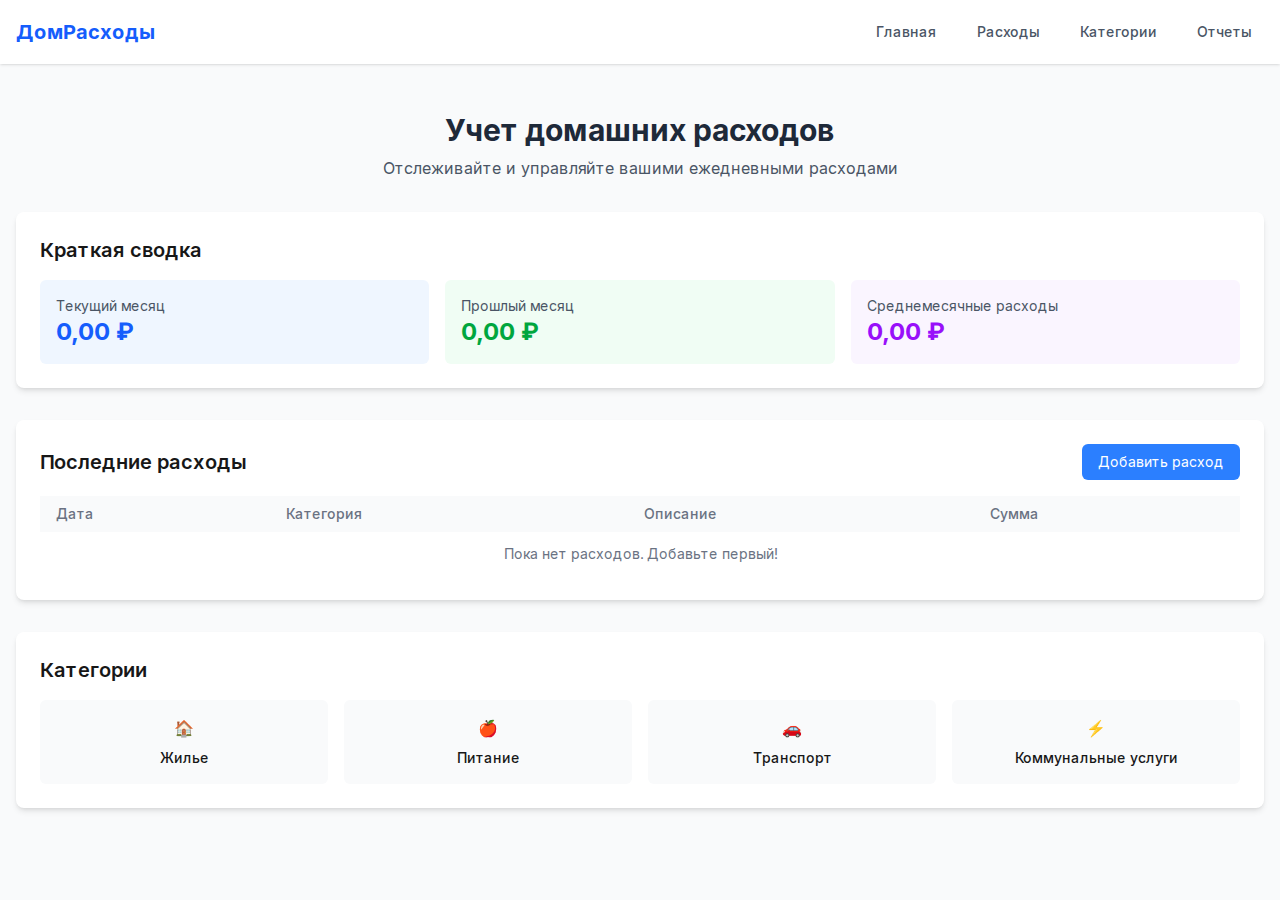
<file: index.html>
<!DOCTYPE html><html lang="ru"><head><meta charSet="utf-8"/><meta name="viewport" content="width=device-width, initial-scale=1"/><link rel="preload" href="/_next/static/media/26a46d62cd723877-s.p.woff2" as="font" crossorigin="" type="font/woff2"/><link rel="preload" href="/_next/static/media/a34f9d1faa5f3315-s.p.woff2" as="font" crossorigin="" type="font/woff2"/><link rel="stylesheet" href="/_next/static/css/fbf60e4c287a6306.css" data-precedence="next"/><link rel="preload" as="script" fetchPriority="low" href="/_next/static/chunks/webpack-0f227bdf2b0304ee.js"/><script src="/_next/static/chunks/4bd1b696-4395e28837e305c2.js" async=""></script><script src="/_next/static/chunks/684-a07b5f1242a3223f.js" async=""></script><script src="/_next/static/chunks/main-app-b1b373cb12e078b5.js" async=""></script><script src="/_next/static/chunks/874-2da8707319d03e83.js" async=""></script><script src="/_next/static/chunks/app/layout-f729becd40c99c49.js" async=""></script><script src="/_next/static/chunks/app/page-63442ec11b6907d0.js" async=""></script><meta name="next-size-adjust" content=""/><title>Учет домашних расходов</title><meta name="description" content="Отслеживайте и управляйте вашими домашними расходами"/><link rel="icon" href="/favicon.ico" type="image/x-icon" sizes="16x16"/><script>document.querySelectorAll('body link[rel="icon"], body link[rel="apple-touch-icon"]').forEach(el => document.head.appendChild(el))</script><script src="/_next/static/chunks/polyfills-42372ed130431b0a.js" noModule=""></script></head><body class="__className_5b2c46"><div class="min-h-screen bg-gray-50"><nav class="bg-white shadow-sm"><div class="container mx-auto px-4"><div class="flex justify-between items-center h-16"><div class="flex items-center"><a class="flex-shrink-0" href="/"><span class="font-bold text-xl text-blue-600">ДомРасходы</span></a></div><div class="hidden md:block"><div class="ml-10 flex items-center space-x-4"><a class="text-gray-600 hover:text-blue-600 px-3 py-2 rounded-md text-sm font-medium" href="/">Главная</a><a class="text-gray-600 hover:text-blue-600 px-3 py-2 rounded-md text-sm font-medium" href="/expenses">Расходы</a><a class="text-gray-600 hover:text-blue-600 px-3 py-2 rounded-md text-sm font-medium" href="/categories">Категории</a><a class="text-gray-600 hover:text-blue-600 px-3 py-2 rounded-md text-sm font-medium" href="/reports">Отчеты</a></div></div><div class="md:hidden"><button class="inline-flex items-center justify-center p-2 rounded-md text-gray-400 hover:text-blue-600 hover:bg-gray-100 focus:outline-none" aria-expanded="false"><span class="sr-only">Открыть меню</span><svg class="block h-6 w-6" xmlns="http://www.w3.org/2000/svg" fill="none" viewBox="0 0 24 24" stroke="currentColor" aria-hidden="true"><path stroke-linecap="round" stroke-linejoin="round" stroke-width="2" d="M4 6h16M4 12h16M4 18h16"></path></svg><svg class="hidden h-6 w-6" xmlns="http://www.w3.org/2000/svg" fill="none" viewBox="0 0 24 24" stroke="currentColor" aria-hidden="true"><path stroke-linecap="round" stroke-linejoin="round" stroke-width="2" d="M6 18L18 6M6 6l12 12"></path></svg></button></div></div></div><div class="hidden md:hidden"><div class="px-2 pt-2 pb-3 space-y-1 sm:px-3"><a class="text-gray-600 hover:text-blue-600 block px-3 py-2 rounded-md text-base font-medium" href="/">Главная</a><a class="text-gray-600 hover:text-blue-600 block px-3 py-2 rounded-md text-base font-medium" href="/expenses">Расходы</a><a class="text-gray-600 hover:text-blue-600 block px-3 py-2 rounded-md text-base font-medium" href="/categories">Категории</a><a class="text-gray-600 hover:text-blue-600 block px-3 py-2 rounded-md text-base font-medium" href="/reports">Отчеты</a></div></div></nav><div class="pt-4"><div class="container mx-auto px-4 py-8"><header class="mb-8"><h1 class="text-3xl font-bold text-center text-gray-800">Учет домашних расходов</h1><p class="text-center text-gray-600 mt-2">Отслеживайте и управляйте вашими ежедневными расходами</p></header><main><section class="mb-8"><div class="bg-white p-6 rounded-lg shadow-md"><h2 class="text-xl font-semibold mb-4">Краткая сводка</h2><div class="grid grid-cols-1 md:grid-cols-3 gap-4"><div class="bg-blue-50 p-4 rounded-md"><p class="text-sm text-gray-600">Текущий месяц</p><p class="text-2xl font-bold text-blue-600">0,00 ₽</p></div><div class="bg-green-50 p-4 rounded-md"><p class="text-sm text-gray-600">Прошлый месяц</p><p class="text-2xl font-bold text-green-600">0,00 ₽</p></div><div class="bg-purple-50 p-4 rounded-md"><p class="text-sm text-gray-600">Среднемесячные расходы</p><p class="text-2xl font-bold text-purple-600">0,00 ₽</p></div></div></div></section><section class="mb-8"><div class="bg-white p-6 rounded-lg shadow-md"><div class="flex justify-between items-center mb-4"><h2 class="text-xl font-semibold">Последние расходы</h2><button class="bg-blue-500 hover:bg-blue-600 text-white px-4 py-2 rounded-md text-sm">Добавить расход</button></div><div class="overflow-x-auto"><table class="min-w-full"><thead><tr class="bg-gray-50"><th class="py-2 px-4 text-left text-sm font-medium text-gray-500">Дата</th><th class="py-2 px-4 text-left text-sm font-medium text-gray-500">Категория</th><th class="py-2 px-4 text-left text-sm font-medium text-gray-500">Описание</th><th class="py-2 px-4 text-left text-sm font-medium text-gray-500">Сумма</th></tr></thead><tbody class="divide-y divide-gray-200"><tr class="text-sm"><td colSpan="4" class="py-3 px-4 text-center text-gray-500">Пока нет расходов. Добавьте первый!</td></tr></tbody></table></div></div></section><section><div class="bg-white p-6 rounded-lg shadow-md"><h2 class="text-xl font-semibold mb-4">Категории</h2><div class="grid grid-cols-2 md:grid-cols-4 gap-4"><div class="bg-gray-50 p-4 rounded-md text-center"><div class="text-orange-500 mb-2">🏠</div><p class="text-sm font-medium">Жилье</p></div><div class="bg-gray-50 p-4 rounded-md text-center"><div class="text-green-500 mb-2">🍎</div><p class="text-sm font-medium">Питание</p></div><div class="bg-gray-50 p-4 rounded-md text-center"><div class="text-blue-500 mb-2">🚗</div><p class="text-sm font-medium">Транспорт</p></div><div class="bg-gray-50 p-4 rounded-md text-center"><div class="text-purple-500 mb-2">⚡</div><p class="text-sm font-medium">Коммунальные услуги</p></div></div></div></section></main></div><!--$--><!--/$--><!--$--><!--/$--></div></div><script src="/_next/static/chunks/webpack-0f227bdf2b0304ee.js" async=""></script><script>(self.__next_f=self.__next_f||[]).push([0])</script><script>self.__next_f.push([1,"1:\"$Sreact.fragment\"\n2:I[816,[\"874\",\"static/chunks/874-2da8707319d03e83.js\",\"177\",\"static/chunks/app/layout-f729becd40c99c49.js\"],\"ExpenseProvider\"]\n3:I[5494,[\"874\",\"static/chunks/874-2da8707319d03e83.js\",\"177\",\"static/chunks/app/layout-f729becd40c99c49.js\"],\"default\"]\n4:I[7555,[],\"\"]\n5:I[1295,[],\"\"]\n6:I[894,[],\"ClientPageRoot\"]\n7:I[3792,[\"874\",\"static/chunks/874-2da8707319d03e83.js\",\"974\",\"static/chunks/app/page-63442ec11b6907d0.js\"],\"default\"]\na:I[9665,[],\"MetadataBoundary\"]\nc:I[9665,[],\"OutletBoundary\"]\nf:I[4911,[],\"AsyncMetadataOutlet\"]\n11:I[9665,[],\"ViewportBoundary\"]\n13:I[6614,[],\"\"]\n:HL[\"/_next/static/media/26a46d62cd723877-s.p.woff2\",\"font\",{\"crossOrigin\":\"\",\"type\":\"font/woff2\"}]\n:HL[\"/_next/static/media/a34f9d1faa5f3315-s.p.woff2\",\"font\",{\"crossOrigin\":\"\",\"type\":\"font/woff2\"}]\n:HL[\"/_next/static/css/fbf60e4c287a6306.css\",\"style\"]\n"])</script><script>self.__next_f.push([1,"0:{\"P\":null,\"b\":\"d2Y9cLcSt4zOJ7XZ8E6-_\",\"p\":\"\",\"c\":[\"\",\"\"],\"i\":false,\"f\":[[[\"\",{\"children\":[\"__PAGE__\",{}]},\"$undefined\",\"$undefined\",true],[\"\",[\"$\",\"$1\",\"c\",{\"children\":[[[\"$\",\"link\",\"0\",{\"rel\":\"stylesheet\",\"href\":\"/_next/static/css/fbf60e4c287a6306.css\",\"precedence\":\"next\",\"crossOrigin\":\"$undefined\",\"nonce\":\"$undefined\"}]],[\"$\",\"html\",null,{\"lang\":\"ru\",\"children\":[\"$\",\"body\",null,{\"className\":\"__className_5b2c46\",\"children\":[\"$\",\"$L2\",null,{\"children\":[\"$\",\"div\",null,{\"className\":\"min-h-screen bg-gray-50\",\"children\":[[\"$\",\"$L3\",null,{}],[\"$\",\"div\",null,{\"className\":\"pt-4\",\"children\":[\"$\",\"$L4\",null,{\"parallelRouterKey\":\"children\",\"error\":\"$undefined\",\"errorStyles\":\"$undefined\",\"errorScripts\":\"$undefined\",\"template\":[\"$\",\"$L5\",null,{}],\"templateStyles\":\"$undefined\",\"templateScripts\":\"$undefined\",\"notFound\":[[[\"$\",\"title\",null,{\"children\":\"404: This page could not be found.\"}],[\"$\",\"div\",null,{\"style\":{\"fontFamily\":\"system-ui,\\\"Segoe UI\\\",Roboto,Helvetica,Arial,sans-serif,\\\"Apple Color Emoji\\\",\\\"Segoe UI Emoji\\\"\",\"height\":\"100vh\",\"textAlign\":\"center\",\"display\":\"flex\",\"flexDirection\":\"column\",\"alignItems\":\"center\",\"justifyContent\":\"center\"},\"children\":[\"$\",\"div\",null,{\"children\":[[\"$\",\"style\",null,{\"dangerouslySetInnerHTML\":{\"__html\":\"body{color:#000;background:#fff;margin:0}.next-error-h1{border-right:1px solid rgba(0,0,0,.3)}@media (prefers-color-scheme:dark){body{color:#fff;background:#000}.next-error-h1{border-right:1px solid rgba(255,255,255,.3)}}\"}}],[\"$\",\"h1\",null,{\"className\":\"next-error-h1\",\"style\":{\"display\":\"inline-block\",\"margin\":\"0 20px 0 0\",\"padding\":\"0 23px 0 0\",\"fontSize\":24,\"fontWeight\":500,\"verticalAlign\":\"top\",\"lineHeight\":\"49px\"},\"children\":404}],[\"$\",\"div\",null,{\"style\":{\"display\":\"inline-block\"},\"children\":[\"$\",\"h2\",null,{\"style\":{\"fontSize\":14,\"fontWeight\":400,\"lineHeight\":\"49px\",\"margin\":0},\"children\":\"This page could not be found.\"}]}]]}]}]],[]],\"forbidden\":\"$undefined\",\"unauthorized\":\"$undefined\"}]}]]}]}]}]}]]}],{\"children\":[\"__PAGE__\",[\"$\",\"$1\",\"c\",{\"children\":[[\"$\",\"$L6\",null,{\"Component\":\"$7\",\"searchParams\":{},\"params\":{},\"promises\":[\"$@8\",\"$@9\"]}],[\"$\",\"$La\",null,{\"children\":\"$Lb\"}],null,[\"$\",\"$Lc\",null,{\"children\":[\"$Ld\",\"$Le\",[\"$\",\"$Lf\",null,{\"promise\":\"$@10\"}]]}]]}],{},null,false]},null,false],[\"$\",\"$1\",\"h\",{\"children\":[null,[\"$\",\"$1\",\"2koBJAMEnEPD8adJ3Id45\",{\"children\":[[\"$\",\"$L11\",null,{\"children\":\"$L12\"}],[\"$\",\"meta\",null,{\"name\":\"next-size-adjust\",\"content\":\"\"}]]}],null]}],false]],\"m\":\"$undefined\",\"G\":[\"$13\",\"$undefined\"],\"s\":false,\"S\":true}\n"])</script><script>self.__next_f.push([1,"14:\"$Sreact.suspense\"\n15:I[4911,[],\"AsyncMetadata\"]\n8:{}\n9:{}\nb:[\"$\",\"$14\",null,{\"fallback\":null,\"children\":[\"$\",\"$L15\",null,{\"promise\":\"$@16\"}]}]\n"])</script><script>self.__next_f.push([1,"e:null\n"])</script><script>self.__next_f.push([1,"12:[[\"$\",\"meta\",\"0\",{\"charSet\":\"utf-8\"}],[\"$\",\"meta\",\"1\",{\"name\":\"viewport\",\"content\":\"width=device-width, initial-scale=1\"}]]\nd:null\n"])</script><script>self.__next_f.push([1,"16:{\"metadata\":[[\"$\",\"title\",\"0\",{\"children\":\"Учет домашних расходов\"}],[\"$\",\"meta\",\"1\",{\"name\":\"description\",\"content\":\"Отслеживайте и управляйте вашими домашними расходами\"}],[\"$\",\"link\",\"2\",{\"rel\":\"icon\",\"href\":\"/favicon.ico\",\"type\":\"image/x-icon\",\"sizes\":\"16x16\"}]],\"error\":null,\"digest\":\"$undefined\"}\n10:{\"metadata\":\"$16:metadata\",\"error\":null,\"digest\":\"$undefined\"}\n"])</script></body></html>
</file>
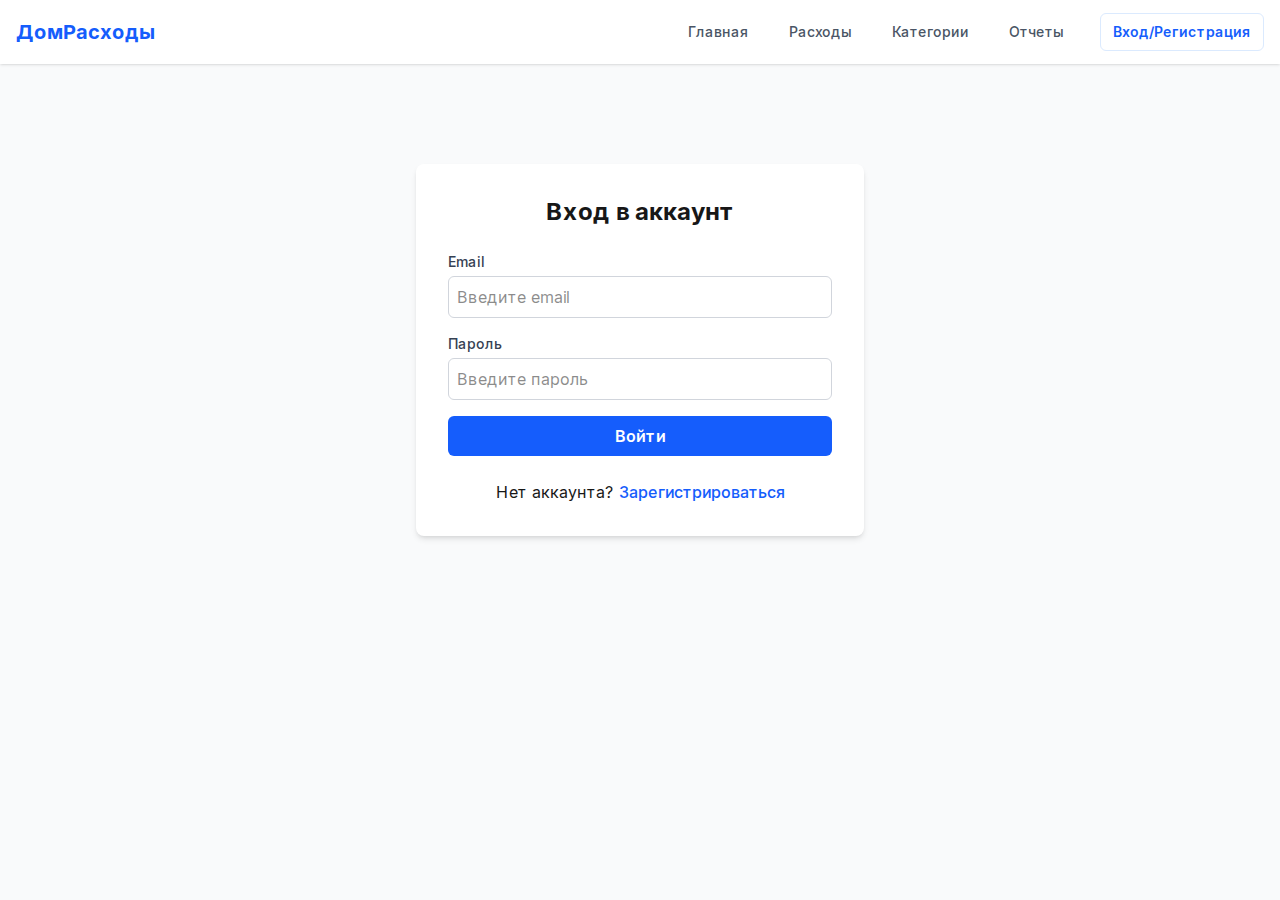
<file: auth.html>
<!DOCTYPE html><html lang="ru"><head><meta charSet="utf-8"/><meta name="viewport" content="width=device-width, initial-scale=1"/><link rel="preload" href="/_next/static/media/26a46d62cd723877-s.p.woff2" as="font" crossorigin="" type="font/woff2"/><link rel="preload" href="/_next/static/media/e4af272ccee01ff0-s.p.woff2" as="font" crossorigin="" type="font/woff2"/><link rel="stylesheet" href="/_next/static/css/79c3cff6e6b83843.css" data-precedence="next"/><link rel="preload" as="script" fetchPriority="low" href="/_next/static/chunks/webpack-0f227bdf2b0304ee.js"/><script src="/_next/static/chunks/4bd1b696-4395e28837e305c2.js" async=""></script><script src="/_next/static/chunks/684-a07b5f1242a3223f.js" async=""></script><script src="/_next/static/chunks/main-app-b1b373cb12e078b5.js" async=""></script><script src="/_next/static/chunks/874-2da8707319d03e83.js" async=""></script><script src="/_next/static/chunks/app/layout-97cfe1fd6ef001be.js" async=""></script><script src="/_next/static/chunks/app/auth/page-c5e21c5d5a54242c.js" async=""></script><meta name="next-size-adjust" content=""/><title>Учет домашних расходов</title><meta name="description" content="Отслеживайте и управляйте вашими домашними расходами"/><link rel="icon" href="/favicon.ico" type="image/x-icon" sizes="16x16"/><script>document.querySelectorAll('body link[rel="icon"], body link[rel="apple-touch-icon"]').forEach(el => document.head.appendChild(el))</script><script src="/_next/static/chunks/polyfills-42372ed130431b0a.js" noModule=""></script></head><body class="__className_423598"><div class="min-h-screen bg-gray-50"><nav class="bg-white shadow-sm"><div class="container mx-auto px-4"><div class="flex justify-between items-center h-16"><div class="flex items-center"><a class="flex-shrink-0" href="/"><span class="font-bold text-xl text-blue-600">ДомРасходы</span></a></div><div class="hidden md:flex items-center"><div class="ml-10 flex items-center space-x-4"><a class="text-gray-600 hover:text-blue-600 px-3 py-2 rounded-md text-sm font-medium" href="/">Главная</a><a class="text-gray-600 hover:text-blue-600 px-3 py-2 rounded-md text-sm font-medium" href="/expenses">Расходы</a><a class="text-gray-600 hover:text-blue-600 px-3 py-2 rounded-md text-sm font-medium" href="/categories">Категории</a><a class="text-gray-600 hover:text-blue-600 px-3 py-2 rounded-md text-sm font-medium" href="/reports">Отчеты</a></div><a class="ml-6 text-blue-600 hover:text-blue-800 px-3 py-2 rounded-md text-sm font-semibold border border-blue-100 hover:border-blue-300 transition" href="/auth">Вход/Регистрация</a></div><div class="md:hidden"><button class="inline-flex items-center justify-center p-2 rounded-md text-gray-400 hover:text-blue-600 hover:bg-gray-100 focus:outline-none" aria-expanded="false"><span class="sr-only">Открыть меню</span><svg class="block h-6 w-6" xmlns="http://www.w3.org/2000/svg" fill="none" viewBox="0 0 24 24" stroke="currentColor" aria-hidden="true"><path stroke-linecap="round" stroke-linejoin="round" stroke-width="2" d="M4 6h16M4 12h16M4 18h16"></path></svg><svg class="hidden h-6 w-6" xmlns="http://www.w3.org/2000/svg" fill="none" viewBox="0 0 24 24" stroke="currentColor" aria-hidden="true"><path stroke-linecap="round" stroke-linejoin="round" stroke-width="2" d="M6 18L18 6M6 6l12 12"></path></svg></button></div></div></div><div class="hidden md:hidden"><div class="px-2 pt-2 pb-3 space-y-1 sm:px-3"><a class="text-gray-600 hover:text-blue-600 block px-3 py-2 rounded-md text-base font-medium" href="/">Главная</a><a class="text-gray-600 hover:text-blue-600 block px-3 py-2 rounded-md text-base font-medium" href="/expenses">Расходы</a><a class="text-gray-600 hover:text-blue-600 block px-3 py-2 rounded-md text-base font-medium" href="/categories">Категории</a><a class="text-gray-600 hover:text-blue-600 block px-3 py-2 rounded-md text-base font-medium" href="/reports">Отчеты</a><a class="text-blue-600 hover:text-blue-800 block px-3 py-2 rounded-md text-base font-semibold border border-blue-100 hover:border-blue-300 transition" href="/auth">Вход/Регистрация</a></div></div></nav><div class="pt-4"><div class="flex flex-col items-center justify-center min-h-[60vh] py-8"><div class="bg-white p-8 rounded-lg shadow-md w-full max-w-md"><h1 class="text-2xl font-bold mb-6 text-center">Вход в аккаунт</h1><form class="space-y-4"><div><label for="email" class="block text-sm font-medium text-gray-700 mb-1">Email</label><input type="email" id="email" autoComplete="email" required="" class="w-full p-2 border border-gray-300 rounded-md focus:ring-blue-500 focus:border-blue-500" placeholder="Введите email" name="email"/></div><div><label for="password" class="block text-sm font-medium text-gray-700 mb-1">Пароль</label><input type="password" id="password" autoComplete="current-password" required="" class="w-full p-2 border border-gray-300 rounded-md focus:ring-blue-500 focus:border-blue-500" placeholder="Введите пароль" name="password"/></div><button type="submit" class="w-full bg-blue-600 hover:bg-blue-700 text-white font-semibold py-2 px-4 rounded-md transition">Войти</button></form><div class="mt-6 text-center">Нет аккаунта?<!-- --> <button class="text-blue-600 hover:underline font-medium">Зарегистрироваться</button></div></div></div><!--$--><!--/$--><!--$--><!--/$--></div></div><script src="/_next/static/chunks/webpack-0f227bdf2b0304ee.js" async=""></script><script>(self.__next_f=self.__next_f||[]).push([0])</script><script>self.__next_f.push([1,"1:\"$Sreact.fragment\"\n2:I[816,[\"874\",\"static/chunks/874-2da8707319d03e83.js\",\"177\",\"static/chunks/app/layout-97cfe1fd6ef001be.js\"],\"ExpenseProvider\"]\n3:I[5494,[\"874\",\"static/chunks/874-2da8707319d03e83.js\",\"177\",\"static/chunks/app/layout-97cfe1fd6ef001be.js\"],\"default\"]\n4:I[7555,[],\"\"]\n5:I[1295,[],\"\"]\n6:I[894,[],\"ClientPageRoot\"]\n7:I[1579,[\"365\",\"static/chunks/app/auth/page-c5e21c5d5a54242c.js\"],\"default\"]\na:I[9665,[],\"MetadataBoundary\"]\nc:I[9665,[],\"OutletBoundary\"]\nf:I[4911,[],\"AsyncMetadataOutlet\"]\n11:I[9665,[],\"ViewportBoundary\"]\n13:I[6614,[],\"\"]\n:HL[\"/_next/static/media/26a46d62cd723877-s.p.woff2\",\"font\",{\"crossOrigin\":\"\",\"type\":\"font/woff2\"}]\n:HL[\"/_next/static/media/e4af272ccee01ff0-s.p.woff2\",\"font\",{\"crossOrigin\":\"\",\"type\":\"font/woff2\"}]\n:HL[\"/_next/static/css/79c3cff6e6b83843.css\",\"style\"]\n"])</script><script>self.__next_f.push([1,"0:{\"P\":null,\"b\":\"gCitAvGDQwWv2ZaQeydXu\",\"p\":\"\",\"c\":[\"\",\"auth\"],\"i\":false,\"f\":[[[\"\",{\"children\":[\"auth\",{\"children\":[\"__PAGE__\",{}]}]},\"$undefined\",\"$undefined\",true],[\"\",[\"$\",\"$1\",\"c\",{\"children\":[[[\"$\",\"link\",\"0\",{\"rel\":\"stylesheet\",\"href\":\"/_next/static/css/79c3cff6e6b83843.css\",\"precedence\":\"next\",\"crossOrigin\":\"$undefined\",\"nonce\":\"$undefined\"}]],[\"$\",\"html\",null,{\"lang\":\"ru\",\"children\":[\"$\",\"body\",null,{\"className\":\"__className_423598\",\"children\":[\"$\",\"$L2\",null,{\"children\":[\"$\",\"div\",null,{\"className\":\"min-h-screen bg-gray-50\",\"children\":[[\"$\",\"$L3\",null,{}],[\"$\",\"div\",null,{\"className\":\"pt-4\",\"children\":[\"$\",\"$L4\",null,{\"parallelRouterKey\":\"children\",\"error\":\"$undefined\",\"errorStyles\":\"$undefined\",\"errorScripts\":\"$undefined\",\"template\":[\"$\",\"$L5\",null,{}],\"templateStyles\":\"$undefined\",\"templateScripts\":\"$undefined\",\"notFound\":[[[\"$\",\"title\",null,{\"children\":\"404: This page could not be found.\"}],[\"$\",\"div\",null,{\"style\":{\"fontFamily\":\"system-ui,\\\"Segoe UI\\\",Roboto,Helvetica,Arial,sans-serif,\\\"Apple Color Emoji\\\",\\\"Segoe UI Emoji\\\"\",\"height\":\"100vh\",\"textAlign\":\"center\",\"display\":\"flex\",\"flexDirection\":\"column\",\"alignItems\":\"center\",\"justifyContent\":\"center\"},\"children\":[\"$\",\"div\",null,{\"children\":[[\"$\",\"style\",null,{\"dangerouslySetInnerHTML\":{\"__html\":\"body{color:#000;background:#fff;margin:0}.next-error-h1{border-right:1px solid rgba(0,0,0,.3)}@media (prefers-color-scheme:dark){body{color:#fff;background:#000}.next-error-h1{border-right:1px solid rgba(255,255,255,.3)}}\"}}],[\"$\",\"h1\",null,{\"className\":\"next-error-h1\",\"style\":{\"display\":\"inline-block\",\"margin\":\"0 20px 0 0\",\"padding\":\"0 23px 0 0\",\"fontSize\":24,\"fontWeight\":500,\"verticalAlign\":\"top\",\"lineHeight\":\"49px\"},\"children\":404}],[\"$\",\"div\",null,{\"style\":{\"display\":\"inline-block\"},\"children\":[\"$\",\"h2\",null,{\"style\":{\"fontSize\":14,\"fontWeight\":400,\"lineHeight\":\"49px\",\"margin\":0},\"children\":\"This page could not be found.\"}]}]]}]}]],[]],\"forbidden\":\"$undefined\",\"unauthorized\":\"$undefined\"}]}]]}]}]}]}]]}],{\"children\":[\"auth\",[\"$\",\"$1\",\"c\",{\"children\":[null,[\"$\",\"$L4\",null,{\"parallelRouterKey\":\"children\",\"error\":\"$undefined\",\"errorStyles\":\"$undefined\",\"errorScripts\":\"$undefined\",\"template\":[\"$\",\"$L5\",null,{}],\"templateStyles\":\"$undefined\",\"templateScripts\":\"$undefined\",\"notFound\":\"$undefined\",\"forbidden\":\"$undefined\",\"unauthorized\":\"$undefined\"}]]}],{\"children\":[\"__PAGE__\",[\"$\",\"$1\",\"c\",{\"children\":[[\"$\",\"$L6\",null,{\"Component\":\"$7\",\"searchParams\":{},\"params\":{},\"promises\":[\"$@8\",\"$@9\"]}],[\"$\",\"$La\",null,{\"children\":\"$Lb\"}],null,[\"$\",\"$Lc\",null,{\"children\":[\"$Ld\",\"$Le\",[\"$\",\"$Lf\",null,{\"promise\":\"$@10\"}]]}]]}],{},null,false]},null,false]},null,false],[\"$\",\"$1\",\"h\",{\"children\":[null,[\"$\",\"$1\",\"Gyzmg4-OXX1fTGHfUhA8A\",{\"children\":[[\"$\",\"$L11\",null,{\"children\":\"$L12\"}],[\"$\",\"meta\",null,{\"name\":\"next-size-adjust\",\"content\":\"\"}]]}],null]}],false]],\"m\":\"$undefined\",\"G\":[\"$13\",\"$undefined\"],\"s\":false,\"S\":true}\n"])</script><script>self.__next_f.push([1,"14:\"$Sreact.suspense\"\n15:I[4911,[],\"AsyncMetadata\"]\n8:{}\n9:{}\nb:[\"$\",\"$14\",null,{\"fallback\":null,\"children\":[\"$\",\"$L15\",null,{\"promise\":\"$@16\"}]}]\n"])</script><script>self.__next_f.push([1,"e:null\n"])</script><script>self.__next_f.push([1,"12:[[\"$\",\"meta\",\"0\",{\"charSet\":\"utf-8\"}],[\"$\",\"meta\",\"1\",{\"name\":\"viewport\",\"content\":\"width=device-width, initial-scale=1\"}]]\nd:null\n"])</script><script>self.__next_f.push([1,"16:{\"metadata\":[[\"$\",\"title\",\"0\",{\"children\":\"Учет домашних расходов\"}],[\"$\",\"meta\",\"1\",{\"name\":\"description\",\"content\":\"Отслеживайте и управляйте вашими домашними расходами\"}],[\"$\",\"link\",\"2\",{\"rel\":\"icon\",\"href\":\"/favicon.ico\",\"type\":\"image/x-icon\",\"sizes\":\"16x16\"}]],\"error\":null,\"digest\":\"$undefined\"}\n10:{\"metadata\":\"$16:metadata\",\"error\":null,\"digest\":\"$undefined\"}\n"])</script></body></html>
</file>
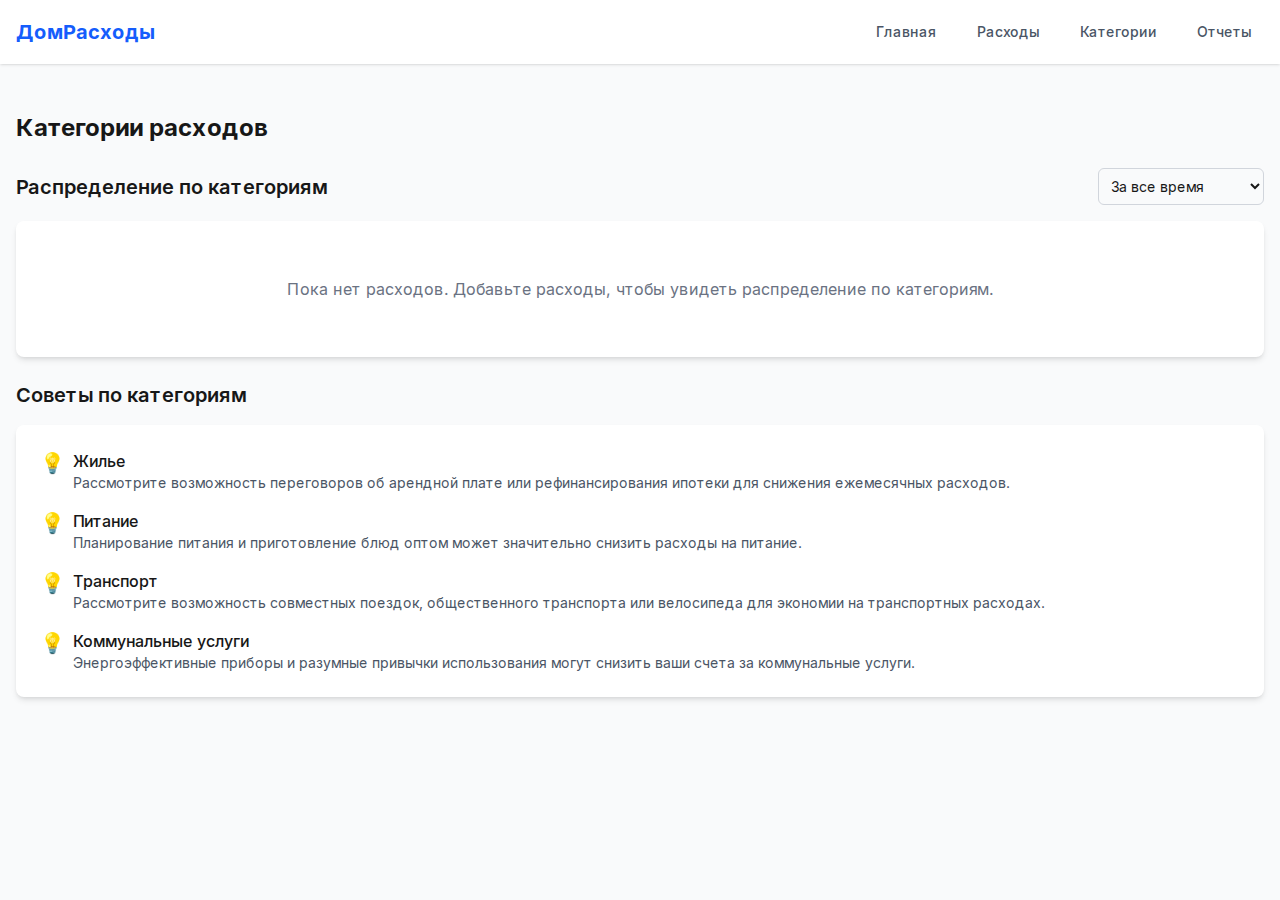
<file: categories.html>
<!DOCTYPE html><html lang="ru"><head><meta charSet="utf-8"/><meta name="viewport" content="width=device-width, initial-scale=1"/><link rel="preload" href="/_next/static/media/26a46d62cd723877-s.p.woff2" as="font" crossorigin="" type="font/woff2"/><link rel="preload" href="/_next/static/media/a34f9d1faa5f3315-s.p.woff2" as="font" crossorigin="" type="font/woff2"/><link rel="stylesheet" href="/_next/static/css/fbf60e4c287a6306.css" data-precedence="next"/><link rel="preload" as="script" fetchPriority="low" href="/_next/static/chunks/webpack-0f227bdf2b0304ee.js"/><script src="/_next/static/chunks/4bd1b696-4395e28837e305c2.js" async=""></script><script src="/_next/static/chunks/684-a07b5f1242a3223f.js" async=""></script><script src="/_next/static/chunks/main-app-b1b373cb12e078b5.js" async=""></script><script src="/_next/static/chunks/874-2da8707319d03e83.js" async=""></script><script src="/_next/static/chunks/app/layout-f729becd40c99c49.js" async=""></script><script src="/_next/static/chunks/app/categories/page-a83baae6968c4cae.js" async=""></script><meta name="next-size-adjust" content=""/><title>Учет домашних расходов</title><meta name="description" content="Отслеживайте и управляйте вашими домашними расходами"/><link rel="icon" href="/favicon.ico" type="image/x-icon" sizes="16x16"/><script>document.querySelectorAll('body link[rel="icon"], body link[rel="apple-touch-icon"]').forEach(el => document.head.appendChild(el))</script><script src="/_next/static/chunks/polyfills-42372ed130431b0a.js" noModule=""></script></head><body class="__className_5b2c46"><div class="min-h-screen bg-gray-50"><nav class="bg-white shadow-sm"><div class="container mx-auto px-4"><div class="flex justify-between items-center h-16"><div class="flex items-center"><a class="flex-shrink-0" href="/"><span class="font-bold text-xl text-blue-600">ДомРасходы</span></a></div><div class="hidden md:block"><div class="ml-10 flex items-center space-x-4"><a class="text-gray-600 hover:text-blue-600 px-3 py-2 rounded-md text-sm font-medium" href="/">Главная</a><a class="text-gray-600 hover:text-blue-600 px-3 py-2 rounded-md text-sm font-medium" href="/expenses">Расходы</a><a class="text-gray-600 hover:text-blue-600 px-3 py-2 rounded-md text-sm font-medium" href="/categories">Категории</a><a class="text-gray-600 hover:text-blue-600 px-3 py-2 rounded-md text-sm font-medium" href="/reports">Отчеты</a></div></div><div class="md:hidden"><button class="inline-flex items-center justify-center p-2 rounded-md text-gray-400 hover:text-blue-600 hover:bg-gray-100 focus:outline-none" aria-expanded="false"><span class="sr-only">Открыть меню</span><svg class="block h-6 w-6" xmlns="http://www.w3.org/2000/svg" fill="none" viewBox="0 0 24 24" stroke="currentColor" aria-hidden="true"><path stroke-linecap="round" stroke-linejoin="round" stroke-width="2" d="M4 6h16M4 12h16M4 18h16"></path></svg><svg class="hidden h-6 w-6" xmlns="http://www.w3.org/2000/svg" fill="none" viewBox="0 0 24 24" stroke="currentColor" aria-hidden="true"><path stroke-linecap="round" stroke-linejoin="round" stroke-width="2" d="M6 18L18 6M6 6l12 12"></path></svg></button></div></div></div><div class="hidden md:hidden"><div class="px-2 pt-2 pb-3 space-y-1 sm:px-3"><a class="text-gray-600 hover:text-blue-600 block px-3 py-2 rounded-md text-base font-medium" href="/">Главная</a><a class="text-gray-600 hover:text-blue-600 block px-3 py-2 rounded-md text-base font-medium" href="/expenses">Расходы</a><a class="text-gray-600 hover:text-blue-600 block px-3 py-2 rounded-md text-base font-medium" href="/categories">Категории</a><a class="text-gray-600 hover:text-blue-600 block px-3 py-2 rounded-md text-base font-medium" href="/reports">Отчеты</a></div></div></nav><div class="pt-4"><div class="container mx-auto px-4 py-8"><h1 class="text-2xl font-bold mb-6">Категории расходов</h1><div class="mb-6"><div class="flex justify-between items-center mb-4"><h2 class="text-xl font-semibold">Распределение по категориям</h2><div class="flex"><select class="ml-2 p-2 border border-gray-300 rounded-md text-sm"><option value="all" selected="">За все время</option><option value="month">За текущий месяц</option><option value="year">За текущий год</option></select></div></div><div class="bg-white p-6 rounded-lg shadow-md"><div class="py-8 text-center text-gray-500">Пока нет расходов. Добавьте расходы, чтобы увидеть распределение по категориям.</div></div></div><div class="mb-6"><h2 class="text-xl font-semibold mb-4">Советы по категориям</h2><div class="bg-white p-6 rounded-lg shadow-md"><ul class="space-y-4"><li class="flex items-start"><span class="text-xl mr-2">💡</span><div><p class="font-medium">Жилье</p><p class="text-sm text-gray-600">Рассмотрите возможность переговоров об арендной плате или рефинансирования ипотеки для снижения ежемесячных расходов.</p></div></li><li class="flex items-start"><span class="text-xl mr-2">💡</span><div><p class="font-medium">Питание</p><p class="text-sm text-gray-600">Планирование питания и приготовление блюд оптом может значительно снизить расходы на питание.</p></div></li><li class="flex items-start"><span class="text-xl mr-2">💡</span><div><p class="font-medium">Транспорт</p><p class="text-sm text-gray-600">Рассмотрите возможность совместных поездок, общественного транспорта или велосипеда для экономии на транспортных расходах.</p></div></li><li class="flex items-start"><span class="text-xl mr-2">💡</span><div><p class="font-medium">Коммунальные услуги</p><p class="text-sm text-gray-600">Энергоэффективные приборы и разумные привычки использования могут снизить ваши счета за коммунальные услуги.</p></div></li></ul></div></div></div><!--$--><!--/$--><!--$--><!--/$--></div></div><script src="/_next/static/chunks/webpack-0f227bdf2b0304ee.js" async=""></script><script>(self.__next_f=self.__next_f||[]).push([0])</script><script>self.__next_f.push([1,"1:\"$Sreact.fragment\"\n2:I[816,[\"874\",\"static/chunks/874-2da8707319d03e83.js\",\"177\",\"static/chunks/app/layout-f729becd40c99c49.js\"],\"ExpenseProvider\"]\n3:I[5494,[\"874\",\"static/chunks/874-2da8707319d03e83.js\",\"177\",\"static/chunks/app/layout-f729becd40c99c49.js\"],\"default\"]\n4:I[7555,[],\"\"]\n5:I[1295,[],\"\"]\n6:I[894,[],\"ClientPageRoot\"]\n7:I[9137,[\"379\",\"static/chunks/app/categories/page-a83baae6968c4cae.js\"],\"default\"]\na:I[9665,[],\"MetadataBoundary\"]\nc:I[9665,[],\"OutletBoundary\"]\nf:I[4911,[],\"AsyncMetadataOutlet\"]\n11:I[9665,[],\"ViewportBoundary\"]\n13:I[6614,[],\"\"]\n:HL[\"/_next/static/media/26a46d62cd723877-s.p.woff2\",\"font\",{\"crossOrigin\":\"\",\"type\":\"font/woff2\"}]\n:HL[\"/_next/static/media/a34f9d1faa5f3315-s.p.woff2\",\"font\",{\"crossOrigin\":\"\",\"type\":\"font/woff2\"}]\n:HL[\"/_next/static/css/fbf60e4c287a6306.css\",\"style\"]\n"])</script><script>self.__next_f.push([1,"0:{\"P\":null,\"b\":\"d2Y9cLcSt4zOJ7XZ8E6-_\",\"p\":\"\",\"c\":[\"\",\"categories\"],\"i\":false,\"f\":[[[\"\",{\"children\":[\"categories\",{\"children\":[\"__PAGE__\",{}]}]},\"$undefined\",\"$undefined\",true],[\"\",[\"$\",\"$1\",\"c\",{\"children\":[[[\"$\",\"link\",\"0\",{\"rel\":\"stylesheet\",\"href\":\"/_next/static/css/fbf60e4c287a6306.css\",\"precedence\":\"next\",\"crossOrigin\":\"$undefined\",\"nonce\":\"$undefined\"}]],[\"$\",\"html\",null,{\"lang\":\"ru\",\"children\":[\"$\",\"body\",null,{\"className\":\"__className_5b2c46\",\"children\":[\"$\",\"$L2\",null,{\"children\":[\"$\",\"div\",null,{\"className\":\"min-h-screen bg-gray-50\",\"children\":[[\"$\",\"$L3\",null,{}],[\"$\",\"div\",null,{\"className\":\"pt-4\",\"children\":[\"$\",\"$L4\",null,{\"parallelRouterKey\":\"children\",\"error\":\"$undefined\",\"errorStyles\":\"$undefined\",\"errorScripts\":\"$undefined\",\"template\":[\"$\",\"$L5\",null,{}],\"templateStyles\":\"$undefined\",\"templateScripts\":\"$undefined\",\"notFound\":[[[\"$\",\"title\",null,{\"children\":\"404: This page could not be found.\"}],[\"$\",\"div\",null,{\"style\":{\"fontFamily\":\"system-ui,\\\"Segoe UI\\\",Roboto,Helvetica,Arial,sans-serif,\\\"Apple Color Emoji\\\",\\\"Segoe UI Emoji\\\"\",\"height\":\"100vh\",\"textAlign\":\"center\",\"display\":\"flex\",\"flexDirection\":\"column\",\"alignItems\":\"center\",\"justifyContent\":\"center\"},\"children\":[\"$\",\"div\",null,{\"children\":[[\"$\",\"style\",null,{\"dangerouslySetInnerHTML\":{\"__html\":\"body{color:#000;background:#fff;margin:0}.next-error-h1{border-right:1px solid rgba(0,0,0,.3)}@media (prefers-color-scheme:dark){body{color:#fff;background:#000}.next-error-h1{border-right:1px solid rgba(255,255,255,.3)}}\"}}],[\"$\",\"h1\",null,{\"className\":\"next-error-h1\",\"style\":{\"display\":\"inline-block\",\"margin\":\"0 20px 0 0\",\"padding\":\"0 23px 0 0\",\"fontSize\":24,\"fontWeight\":500,\"verticalAlign\":\"top\",\"lineHeight\":\"49px\"},\"children\":404}],[\"$\",\"div\",null,{\"style\":{\"display\":\"inline-block\"},\"children\":[\"$\",\"h2\",null,{\"style\":{\"fontSize\":14,\"fontWeight\":400,\"lineHeight\":\"49px\",\"margin\":0},\"children\":\"This page could not be found.\"}]}]]}]}]],[]],\"forbidden\":\"$undefined\",\"unauthorized\":\"$undefined\"}]}]]}]}]}]}]]}],{\"children\":[\"categories\",[\"$\",\"$1\",\"c\",{\"children\":[null,[\"$\",\"$L4\",null,{\"parallelRouterKey\":\"children\",\"error\":\"$undefined\",\"errorStyles\":\"$undefined\",\"errorScripts\":\"$undefined\",\"template\":[\"$\",\"$L5\",null,{}],\"templateStyles\":\"$undefined\",\"templateScripts\":\"$undefined\",\"notFound\":\"$undefined\",\"forbidden\":\"$undefined\",\"unauthorized\":\"$undefined\"}]]}],{\"children\":[\"__PAGE__\",[\"$\",\"$1\",\"c\",{\"children\":[[\"$\",\"$L6\",null,{\"Component\":\"$7\",\"searchParams\":{},\"params\":{},\"promises\":[\"$@8\",\"$@9\"]}],[\"$\",\"$La\",null,{\"children\":\"$Lb\"}],null,[\"$\",\"$Lc\",null,{\"children\":[\"$Ld\",\"$Le\",[\"$\",\"$Lf\",null,{\"promise\":\"$@10\"}]]}]]}],{},null,false]},null,false]},null,false],[\"$\",\"$1\",\"h\",{\"children\":[null,[\"$\",\"$1\",\"s0nEvbtSmxRj7ZmDGSRya\",{\"children\":[[\"$\",\"$L11\",null,{\"children\":\"$L12\"}],[\"$\",\"meta\",null,{\"name\":\"next-size-adjust\",\"content\":\"\"}]]}],null]}],false]],\"m\":\"$undefined\",\"G\":[\"$13\",\"$undefined\"],\"s\":false,\"S\":true}\n"])</script><script>self.__next_f.push([1,"14:\"$Sreact.suspense\"\n15:I[4911,[],\"AsyncMetadata\"]\n8:{}\n9:{}\nb:[\"$\",\"$14\",null,{\"fallback\":null,\"children\":[\"$\",\"$L15\",null,{\"promise\":\"$@16\"}]}]\n"])</script><script>self.__next_f.push([1,"e:null\n"])</script><script>self.__next_f.push([1,"12:[[\"$\",\"meta\",\"0\",{\"charSet\":\"utf-8\"}],[\"$\",\"meta\",\"1\",{\"name\":\"viewport\",\"content\":\"width=device-width, initial-scale=1\"}]]\nd:null\n"])</script><script>self.__next_f.push([1,"16:{\"metadata\":[[\"$\",\"title\",\"0\",{\"children\":\"Учет домашних расходов\"}],[\"$\",\"meta\",\"1\",{\"name\":\"description\",\"content\":\"Отслеживайте и управляйте вашими домашними расходами\"}],[\"$\",\"link\",\"2\",{\"rel\":\"icon\",\"href\":\"/favicon.ico\",\"type\":\"image/x-icon\",\"sizes\":\"16x16\"}]],\"error\":null,\"digest\":\"$undefined\"}\n10:{\"metadata\":\"$16:metadata\",\"error\":null,\"digest\":\"$undefined\"}\n"])</script></body></html>
</file>
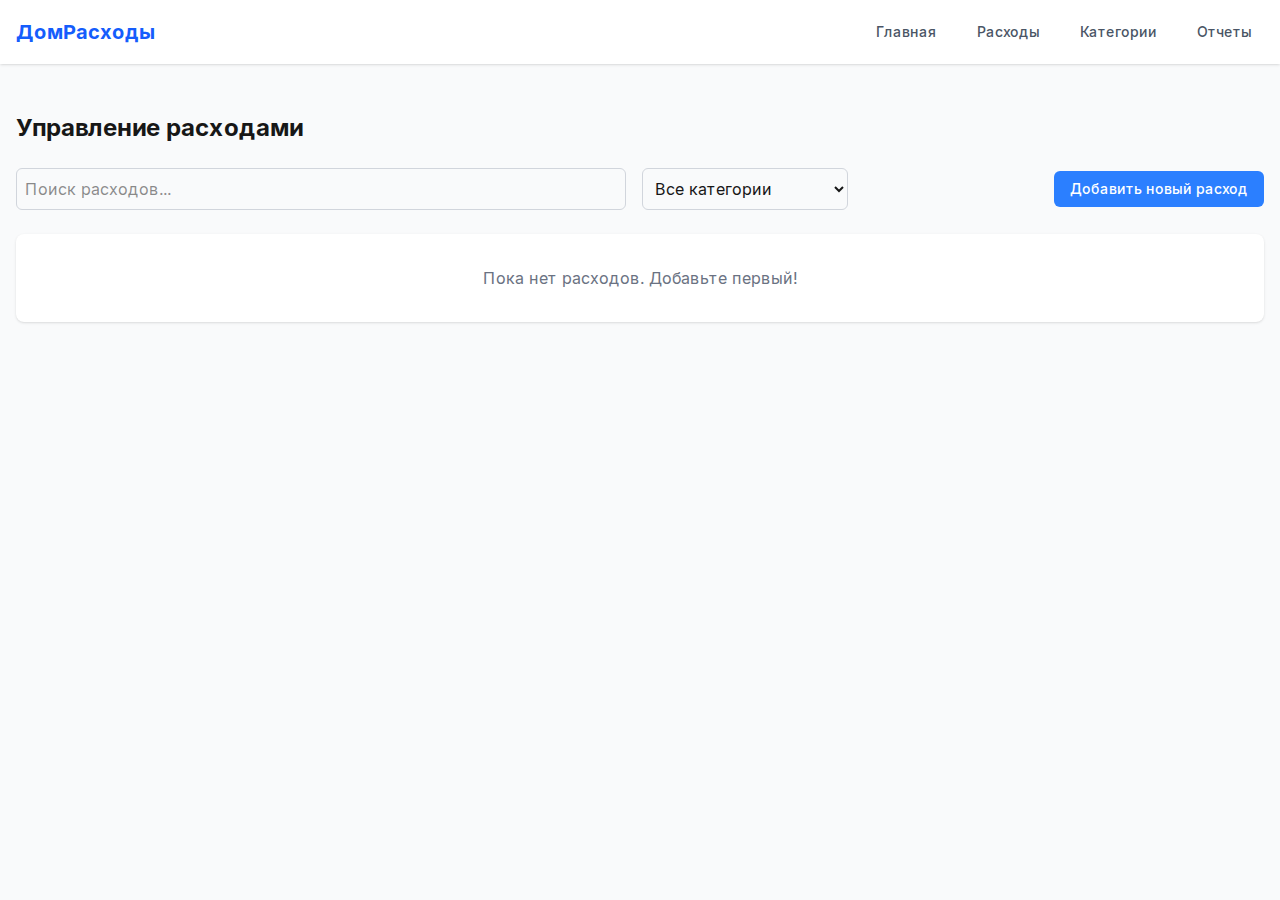
<file: expenses.html>
<!DOCTYPE html><html lang="ru"><head><meta charSet="utf-8"/><meta name="viewport" content="width=device-width, initial-scale=1"/><link rel="preload" href="/_next/static/media/26a46d62cd723877-s.p.woff2" as="font" crossorigin="" type="font/woff2"/><link rel="preload" href="/_next/static/media/a34f9d1faa5f3315-s.p.woff2" as="font" crossorigin="" type="font/woff2"/><link rel="stylesheet" href="/_next/static/css/fbf60e4c287a6306.css" data-precedence="next"/><link rel="preload" as="script" fetchPriority="low" href="/_next/static/chunks/webpack-0f227bdf2b0304ee.js"/><script src="/_next/static/chunks/4bd1b696-4395e28837e305c2.js" async=""></script><script src="/_next/static/chunks/684-a07b5f1242a3223f.js" async=""></script><script src="/_next/static/chunks/main-app-b1b373cb12e078b5.js" async=""></script><script src="/_next/static/chunks/874-2da8707319d03e83.js" async=""></script><script src="/_next/static/chunks/app/layout-f729becd40c99c49.js" async=""></script><script src="/_next/static/chunks/app/expenses/page-d0e3f1e7a2185502.js" async=""></script><meta name="next-size-adjust" content=""/><title>Учет домашних расходов</title><meta name="description" content="Отслеживайте и управляйте вашими домашними расходами"/><link rel="icon" href="/favicon.ico" type="image/x-icon" sizes="16x16"/><script>document.querySelectorAll('body link[rel="icon"], body link[rel="apple-touch-icon"]').forEach(el => document.head.appendChild(el))</script><script src="/_next/static/chunks/polyfills-42372ed130431b0a.js" noModule=""></script></head><body class="__className_5b2c46"><div class="min-h-screen bg-gray-50"><nav class="bg-white shadow-sm"><div class="container mx-auto px-4"><div class="flex justify-between items-center h-16"><div class="flex items-center"><a class="flex-shrink-0" href="/"><span class="font-bold text-xl text-blue-600">ДомРасходы</span></a></div><div class="hidden md:block"><div class="ml-10 flex items-center space-x-4"><a class="text-gray-600 hover:text-blue-600 px-3 py-2 rounded-md text-sm font-medium" href="/">Главная</a><a class="text-gray-600 hover:text-blue-600 px-3 py-2 rounded-md text-sm font-medium" href="/expenses">Расходы</a><a class="text-gray-600 hover:text-blue-600 px-3 py-2 rounded-md text-sm font-medium" href="/categories">Категории</a><a class="text-gray-600 hover:text-blue-600 px-3 py-2 rounded-md text-sm font-medium" href="/reports">Отчеты</a></div></div><div class="md:hidden"><button class="inline-flex items-center justify-center p-2 rounded-md text-gray-400 hover:text-blue-600 hover:bg-gray-100 focus:outline-none" aria-expanded="false"><span class="sr-only">Открыть меню</span><svg class="block h-6 w-6" xmlns="http://www.w3.org/2000/svg" fill="none" viewBox="0 0 24 24" stroke="currentColor" aria-hidden="true"><path stroke-linecap="round" stroke-linejoin="round" stroke-width="2" d="M4 6h16M4 12h16M4 18h16"></path></svg><svg class="hidden h-6 w-6" xmlns="http://www.w3.org/2000/svg" fill="none" viewBox="0 0 24 24" stroke="currentColor" aria-hidden="true"><path stroke-linecap="round" stroke-linejoin="round" stroke-width="2" d="M6 18L18 6M6 6l12 12"></path></svg></button></div></div></div><div class="hidden md:hidden"><div class="px-2 pt-2 pb-3 space-y-1 sm:px-3"><a class="text-gray-600 hover:text-blue-600 block px-3 py-2 rounded-md text-base font-medium" href="/">Главная</a><a class="text-gray-600 hover:text-blue-600 block px-3 py-2 rounded-md text-base font-medium" href="/expenses">Расходы</a><a class="text-gray-600 hover:text-blue-600 block px-3 py-2 rounded-md text-base font-medium" href="/categories">Категории</a><a class="text-gray-600 hover:text-blue-600 block px-3 py-2 rounded-md text-base font-medium" href="/reports">Отчеты</a></div></div></nav><div class="pt-4"><div class="container mx-auto px-4 py-8"><h1 class="text-2xl font-bold mb-6">Управление расходами</h1><div class="mb-6 flex flex-col md:flex-row md:items-center md:justify-between gap-4"><div class="flex flex-col md:flex-row gap-4 md:w-2/3"><input type="text" placeholder="Поиск расходов..." class="p-2 border border-gray-300 rounded-md w-full" value=""/><select class="p-2 border border-gray-300 rounded-md w-full md:w-1/3"><option value="" selected="">Все категории</option></select></div><button class="bg-blue-500 hover:bg-blue-600 text-white px-4 py-2 rounded-md text-sm font-medium">Добавить новый расход</button></div><div class="bg-white rounded-lg shadow"><div class="py-8 text-center text-gray-500">Пока нет расходов. Добавьте первый!</div></div></div><!--$--><!--/$--><!--$--><!--/$--></div></div><script src="/_next/static/chunks/webpack-0f227bdf2b0304ee.js" async=""></script><script>(self.__next_f=self.__next_f||[]).push([0])</script><script>self.__next_f.push([1,"1:\"$Sreact.fragment\"\n2:I[816,[\"874\",\"static/chunks/874-2da8707319d03e83.js\",\"177\",\"static/chunks/app/layout-f729becd40c99c49.js\"],\"ExpenseProvider\"]\n3:I[5494,[\"874\",\"static/chunks/874-2da8707319d03e83.js\",\"177\",\"static/chunks/app/layout-f729becd40c99c49.js\"],\"default\"]\n4:I[7555,[],\"\"]\n5:I[1295,[],\"\"]\n6:I[894,[],\"ClientPageRoot\"]\n7:I[7324,[\"522\",\"static/chunks/app/expenses/page-d0e3f1e7a2185502.js\"],\"default\"]\na:I[9665,[],\"MetadataBoundary\"]\nc:I[9665,[],\"OutletBoundary\"]\nf:I[4911,[],\"AsyncMetadataOutlet\"]\n11:I[9665,[],\"ViewportBoundary\"]\n13:I[6614,[],\"\"]\n:HL[\"/_next/static/media/26a46d62cd723877-s.p.woff2\",\"font\",{\"crossOrigin\":\"\",\"type\":\"font/woff2\"}]\n:HL[\"/_next/static/media/a34f9d1faa5f3315-s.p.woff2\",\"font\",{\"crossOrigin\":\"\",\"type\":\"font/woff2\"}]\n:HL[\"/_next/static/css/fbf60e4c287a6306.css\",\"style\"]\n"])</script><script>self.__next_f.push([1,"0:{\"P\":null,\"b\":\"d2Y9cLcSt4zOJ7XZ8E6-_\",\"p\":\"\",\"c\":[\"\",\"expenses\"],\"i\":false,\"f\":[[[\"\",{\"children\":[\"expenses\",{\"children\":[\"__PAGE__\",{}]}]},\"$undefined\",\"$undefined\",true],[\"\",[\"$\",\"$1\",\"c\",{\"children\":[[[\"$\",\"link\",\"0\",{\"rel\":\"stylesheet\",\"href\":\"/_next/static/css/fbf60e4c287a6306.css\",\"precedence\":\"next\",\"crossOrigin\":\"$undefined\",\"nonce\":\"$undefined\"}]],[\"$\",\"html\",null,{\"lang\":\"ru\",\"children\":[\"$\",\"body\",null,{\"className\":\"__className_5b2c46\",\"children\":[\"$\",\"$L2\",null,{\"children\":[\"$\",\"div\",null,{\"className\":\"min-h-screen bg-gray-50\",\"children\":[[\"$\",\"$L3\",null,{}],[\"$\",\"div\",null,{\"className\":\"pt-4\",\"children\":[\"$\",\"$L4\",null,{\"parallelRouterKey\":\"children\",\"error\":\"$undefined\",\"errorStyles\":\"$undefined\",\"errorScripts\":\"$undefined\",\"template\":[\"$\",\"$L5\",null,{}],\"templateStyles\":\"$undefined\",\"templateScripts\":\"$undefined\",\"notFound\":[[[\"$\",\"title\",null,{\"children\":\"404: This page could not be found.\"}],[\"$\",\"div\",null,{\"style\":{\"fontFamily\":\"system-ui,\\\"Segoe UI\\\",Roboto,Helvetica,Arial,sans-serif,\\\"Apple Color Emoji\\\",\\\"Segoe UI Emoji\\\"\",\"height\":\"100vh\",\"textAlign\":\"center\",\"display\":\"flex\",\"flexDirection\":\"column\",\"alignItems\":\"center\",\"justifyContent\":\"center\"},\"children\":[\"$\",\"div\",null,{\"children\":[[\"$\",\"style\",null,{\"dangerouslySetInnerHTML\":{\"__html\":\"body{color:#000;background:#fff;margin:0}.next-error-h1{border-right:1px solid rgba(0,0,0,.3)}@media (prefers-color-scheme:dark){body{color:#fff;background:#000}.next-error-h1{border-right:1px solid rgba(255,255,255,.3)}}\"}}],[\"$\",\"h1\",null,{\"className\":\"next-error-h1\",\"style\":{\"display\":\"inline-block\",\"margin\":\"0 20px 0 0\",\"padding\":\"0 23px 0 0\",\"fontSize\":24,\"fontWeight\":500,\"verticalAlign\":\"top\",\"lineHeight\":\"49px\"},\"children\":404}],[\"$\",\"div\",null,{\"style\":{\"display\":\"inline-block\"},\"children\":[\"$\",\"h2\",null,{\"style\":{\"fontSize\":14,\"fontWeight\":400,\"lineHeight\":\"49px\",\"margin\":0},\"children\":\"This page could not be found.\"}]}]]}]}]],[]],\"forbidden\":\"$undefined\",\"unauthorized\":\"$undefined\"}]}]]}]}]}]}]]}],{\"children\":[\"expenses\",[\"$\",\"$1\",\"c\",{\"children\":[null,[\"$\",\"$L4\",null,{\"parallelRouterKey\":\"children\",\"error\":\"$undefined\",\"errorStyles\":\"$undefined\",\"errorScripts\":\"$undefined\",\"template\":[\"$\",\"$L5\",null,{}],\"templateStyles\":\"$undefined\",\"templateScripts\":\"$undefined\",\"notFound\":\"$undefined\",\"forbidden\":\"$undefined\",\"unauthorized\":\"$undefined\"}]]}],{\"children\":[\"__PAGE__\",[\"$\",\"$1\",\"c\",{\"children\":[[\"$\",\"$L6\",null,{\"Component\":\"$7\",\"searchParams\":{},\"params\":{},\"promises\":[\"$@8\",\"$@9\"]}],[\"$\",\"$La\",null,{\"children\":\"$Lb\"}],null,[\"$\",\"$Lc\",null,{\"children\":[\"$Ld\",\"$Le\",[\"$\",\"$Lf\",null,{\"promise\":\"$@10\"}]]}]]}],{},null,false]},null,false]},null,false],[\"$\",\"$1\",\"h\",{\"children\":[null,[\"$\",\"$1\",\"ATheluoqQxgmKlgPQ7TAW\",{\"children\":[[\"$\",\"$L11\",null,{\"children\":\"$L12\"}],[\"$\",\"meta\",null,{\"name\":\"next-size-adjust\",\"content\":\"\"}]]}],null]}],false]],\"m\":\"$undefined\",\"G\":[\"$13\",\"$undefined\"],\"s\":false,\"S\":true}\n"])</script><script>self.__next_f.push([1,"14:\"$Sreact.suspense\"\n15:I[4911,[],\"AsyncMetadata\"]\n8:{}\n9:{}\nb:[\"$\",\"$14\",null,{\"fallback\":null,\"children\":[\"$\",\"$L15\",null,{\"promise\":\"$@16\"}]}]\n"])</script><script>self.__next_f.push([1,"e:null\n"])</script><script>self.__next_f.push([1,"12:[[\"$\",\"meta\",\"0\",{\"charSet\":\"utf-8\"}],[\"$\",\"meta\",\"1\",{\"name\":\"viewport\",\"content\":\"width=device-width, initial-scale=1\"}]]\nd:null\n"])</script><script>self.__next_f.push([1,"16:{\"metadata\":[[\"$\",\"title\",\"0\",{\"children\":\"Учет домашних расходов\"}],[\"$\",\"meta\",\"1\",{\"name\":\"description\",\"content\":\"Отслеживайте и управляйте вашими домашними расходами\"}],[\"$\",\"link\",\"2\",{\"rel\":\"icon\",\"href\":\"/favicon.ico\",\"type\":\"image/x-icon\",\"sizes\":\"16x16\"}]],\"error\":null,\"digest\":\"$undefined\"}\n10:{\"metadata\":\"$16:metadata\",\"error\":null,\"digest\":\"$undefined\"}\n"])</script></body></html>
</file>
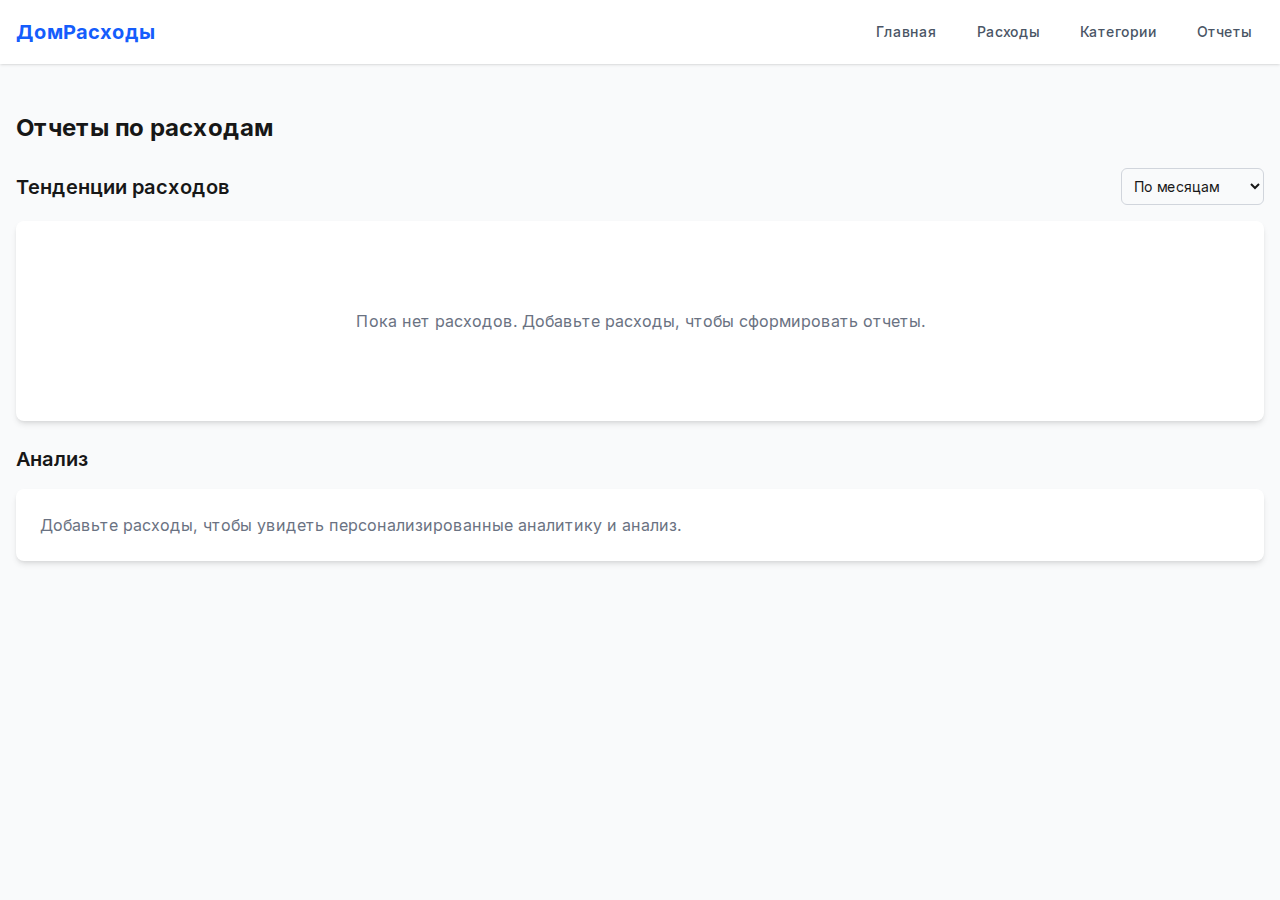
<file: reports.html>
<!DOCTYPE html><html lang="ru"><head><meta charSet="utf-8"/><meta name="viewport" content="width=device-width, initial-scale=1"/><link rel="preload" href="/_next/static/media/26a46d62cd723877-s.p.woff2" as="font" crossorigin="" type="font/woff2"/><link rel="preload" href="/_next/static/media/a34f9d1faa5f3315-s.p.woff2" as="font" crossorigin="" type="font/woff2"/><link rel="stylesheet" href="/_next/static/css/fbf60e4c287a6306.css" data-precedence="next"/><link rel="preload" as="script" fetchPriority="low" href="/_next/static/chunks/webpack-0f227bdf2b0304ee.js"/><script src="/_next/static/chunks/4bd1b696-4395e28837e305c2.js" async=""></script><script src="/_next/static/chunks/684-a07b5f1242a3223f.js" async=""></script><script src="/_next/static/chunks/main-app-b1b373cb12e078b5.js" async=""></script><script src="/_next/static/chunks/874-2da8707319d03e83.js" async=""></script><script src="/_next/static/chunks/app/layout-f729becd40c99c49.js" async=""></script><script src="/_next/static/chunks/app/reports/page-fd8b00af640281ef.js" async=""></script><meta name="next-size-adjust" content=""/><title>Учет домашних расходов</title><meta name="description" content="Отслеживайте и управляйте вашими домашними расходами"/><link rel="icon" href="/favicon.ico" type="image/x-icon" sizes="16x16"/><script>document.querySelectorAll('body link[rel="icon"], body link[rel="apple-touch-icon"]').forEach(el => document.head.appendChild(el))</script><script src="/_next/static/chunks/polyfills-42372ed130431b0a.js" noModule=""></script></head><body class="__className_5b2c46"><div class="min-h-screen bg-gray-50"><nav class="bg-white shadow-sm"><div class="container mx-auto px-4"><div class="flex justify-between items-center h-16"><div class="flex items-center"><a class="flex-shrink-0" href="/"><span class="font-bold text-xl text-blue-600">ДомРасходы</span></a></div><div class="hidden md:block"><div class="ml-10 flex items-center space-x-4"><a class="text-gray-600 hover:text-blue-600 px-3 py-2 rounded-md text-sm font-medium" href="/">Главная</a><a class="text-gray-600 hover:text-blue-600 px-3 py-2 rounded-md text-sm font-medium" href="/expenses">Расходы</a><a class="text-gray-600 hover:text-blue-600 px-3 py-2 rounded-md text-sm font-medium" href="/categories">Категории</a><a class="text-gray-600 hover:text-blue-600 px-3 py-2 rounded-md text-sm font-medium" href="/reports">Отчеты</a></div></div><div class="md:hidden"><button class="inline-flex items-center justify-center p-2 rounded-md text-gray-400 hover:text-blue-600 hover:bg-gray-100 focus:outline-none" aria-expanded="false"><span class="sr-only">Открыть меню</span><svg class="block h-6 w-6" xmlns="http://www.w3.org/2000/svg" fill="none" viewBox="0 0 24 24" stroke="currentColor" aria-hidden="true"><path stroke-linecap="round" stroke-linejoin="round" stroke-width="2" d="M4 6h16M4 12h16M4 18h16"></path></svg><svg class="hidden h-6 w-6" xmlns="http://www.w3.org/2000/svg" fill="none" viewBox="0 0 24 24" stroke="currentColor" aria-hidden="true"><path stroke-linecap="round" stroke-linejoin="round" stroke-width="2" d="M6 18L18 6M6 6l12 12"></path></svg></button></div></div></div><div class="hidden md:hidden"><div class="px-2 pt-2 pb-3 space-y-1 sm:px-3"><a class="text-gray-600 hover:text-blue-600 block px-3 py-2 rounded-md text-base font-medium" href="/">Главная</a><a class="text-gray-600 hover:text-blue-600 block px-3 py-2 rounded-md text-base font-medium" href="/expenses">Расходы</a><a class="text-gray-600 hover:text-blue-600 block px-3 py-2 rounded-md text-base font-medium" href="/categories">Категории</a><a class="text-gray-600 hover:text-blue-600 block px-3 py-2 rounded-md text-base font-medium" href="/reports">Отчеты</a></div></div></nav><div class="pt-4"><div class="container mx-auto px-4 py-8"><h1 class="text-2xl font-bold mb-6">Отчеты по расходам</h1><div class="mb-6"><div class="flex justify-between items-center mb-4"><h2 class="text-xl font-semibold">Тенденции расходов</h2><select class="p-2 border border-gray-300 rounded-md text-sm"><option value="monthly" selected="">По месяцам</option><option value="yearly">По годам</option><option value="category">По категориям</option></select></div><div class="bg-white p-6 rounded-lg shadow-md"><div class="py-16 text-center text-gray-500">Пока нет расходов. Добавьте расходы, чтобы сформировать отчеты.</div></div></div><div class="mb-6"><h2 class="text-xl font-semibold mb-4">Анализ</h2><div class="bg-white p-6 rounded-lg shadow-md"><p class="text-gray-500">Добавьте расходы, чтобы увидеть персонализированные аналитику и анализ.</p></div></div></div><!--$--><!--/$--><!--$--><!--/$--></div></div><script src="/_next/static/chunks/webpack-0f227bdf2b0304ee.js" async=""></script><script>(self.__next_f=self.__next_f||[]).push([0])</script><script>self.__next_f.push([1,"1:\"$Sreact.fragment\"\n2:I[816,[\"874\",\"static/chunks/874-2da8707319d03e83.js\",\"177\",\"static/chunks/app/layout-f729becd40c99c49.js\"],\"ExpenseProvider\"]\n3:I[5494,[\"874\",\"static/chunks/874-2da8707319d03e83.js\",\"177\",\"static/chunks/app/layout-f729becd40c99c49.js\"],\"default\"]\n4:I[7555,[],\"\"]\n5:I[1295,[],\"\"]\n6:I[894,[],\"ClientPageRoot\"]\n7:I[9680,[\"22\",\"static/chunks/app/reports/page-fd8b00af640281ef.js\"],\"default\"]\na:I[9665,[],\"MetadataBoundary\"]\nc:I[9665,[],\"OutletBoundary\"]\nf:I[4911,[],\"AsyncMetadataOutlet\"]\n11:I[9665,[],\"ViewportBoundary\"]\n13:I[6614,[],\"\"]\n:HL[\"/_next/static/media/26a46d62cd723877-s.p.woff2\",\"font\",{\"crossOrigin\":\"\",\"type\":\"font/woff2\"}]\n:HL[\"/_next/static/media/a34f9d1faa5f3315-s.p.woff2\",\"font\",{\"crossOrigin\":\"\",\"type\":\"font/woff2\"}]\n:HL[\"/_next/static/css/fbf60e4c287a6306.css\",\"style\"]\n"])</script><script>self.__next_f.push([1,"0:{\"P\":null,\"b\":\"d2Y9cLcSt4zOJ7XZ8E6-_\",\"p\":\"\",\"c\":[\"\",\"reports\"],\"i\":false,\"f\":[[[\"\",{\"children\":[\"reports\",{\"children\":[\"__PAGE__\",{}]}]},\"$undefined\",\"$undefined\",true],[\"\",[\"$\",\"$1\",\"c\",{\"children\":[[[\"$\",\"link\",\"0\",{\"rel\":\"stylesheet\",\"href\":\"/_next/static/css/fbf60e4c287a6306.css\",\"precedence\":\"next\",\"crossOrigin\":\"$undefined\",\"nonce\":\"$undefined\"}]],[\"$\",\"html\",null,{\"lang\":\"ru\",\"children\":[\"$\",\"body\",null,{\"className\":\"__className_5b2c46\",\"children\":[\"$\",\"$L2\",null,{\"children\":[\"$\",\"div\",null,{\"className\":\"min-h-screen bg-gray-50\",\"children\":[[\"$\",\"$L3\",null,{}],[\"$\",\"div\",null,{\"className\":\"pt-4\",\"children\":[\"$\",\"$L4\",null,{\"parallelRouterKey\":\"children\",\"error\":\"$undefined\",\"errorStyles\":\"$undefined\",\"errorScripts\":\"$undefined\",\"template\":[\"$\",\"$L5\",null,{}],\"templateStyles\":\"$undefined\",\"templateScripts\":\"$undefined\",\"notFound\":[[[\"$\",\"title\",null,{\"children\":\"404: This page could not be found.\"}],[\"$\",\"div\",null,{\"style\":{\"fontFamily\":\"system-ui,\\\"Segoe UI\\\",Roboto,Helvetica,Arial,sans-serif,\\\"Apple Color Emoji\\\",\\\"Segoe UI Emoji\\\"\",\"height\":\"100vh\",\"textAlign\":\"center\",\"display\":\"flex\",\"flexDirection\":\"column\",\"alignItems\":\"center\",\"justifyContent\":\"center\"},\"children\":[\"$\",\"div\",null,{\"children\":[[\"$\",\"style\",null,{\"dangerouslySetInnerHTML\":{\"__html\":\"body{color:#000;background:#fff;margin:0}.next-error-h1{border-right:1px solid rgba(0,0,0,.3)}@media (prefers-color-scheme:dark){body{color:#fff;background:#000}.next-error-h1{border-right:1px solid rgba(255,255,255,.3)}}\"}}],[\"$\",\"h1\",null,{\"className\":\"next-error-h1\",\"style\":{\"display\":\"inline-block\",\"margin\":\"0 20px 0 0\",\"padding\":\"0 23px 0 0\",\"fontSize\":24,\"fontWeight\":500,\"verticalAlign\":\"top\",\"lineHeight\":\"49px\"},\"children\":404}],[\"$\",\"div\",null,{\"style\":{\"display\":\"inline-block\"},\"children\":[\"$\",\"h2\",null,{\"style\":{\"fontSize\":14,\"fontWeight\":400,\"lineHeight\":\"49px\",\"margin\":0},\"children\":\"This page could not be found.\"}]}]]}]}]],[]],\"forbidden\":\"$undefined\",\"unauthorized\":\"$undefined\"}]}]]}]}]}]}]]}],{\"children\":[\"reports\",[\"$\",\"$1\",\"c\",{\"children\":[null,[\"$\",\"$L4\",null,{\"parallelRouterKey\":\"children\",\"error\":\"$undefined\",\"errorStyles\":\"$undefined\",\"errorScripts\":\"$undefined\",\"template\":[\"$\",\"$L5\",null,{}],\"templateStyles\":\"$undefined\",\"templateScripts\":\"$undefined\",\"notFound\":\"$undefined\",\"forbidden\":\"$undefined\",\"unauthorized\":\"$undefined\"}]]}],{\"children\":[\"__PAGE__\",[\"$\",\"$1\",\"c\",{\"children\":[[\"$\",\"$L6\",null,{\"Component\":\"$7\",\"searchParams\":{},\"params\":{},\"promises\":[\"$@8\",\"$@9\"]}],[\"$\",\"$La\",null,{\"children\":\"$Lb\"}],null,[\"$\",\"$Lc\",null,{\"children\":[\"$Ld\",\"$Le\",[\"$\",\"$Lf\",null,{\"promise\":\"$@10\"}]]}]]}],{},null,false]},null,false]},null,false],[\"$\",\"$1\",\"h\",{\"children\":[null,[\"$\",\"$1\",\"C-GKdMBP4gK7Xpj2c8XeD\",{\"children\":[[\"$\",\"$L11\",null,{\"children\":\"$L12\"}],[\"$\",\"meta\",null,{\"name\":\"next-size-adjust\",\"content\":\"\"}]]}],null]}],false]],\"m\":\"$undefined\",\"G\":[\"$13\",\"$undefined\"],\"s\":false,\"S\":true}\n"])</script><script>self.__next_f.push([1,"14:\"$Sreact.suspense\"\n15:I[4911,[],\"AsyncMetadata\"]\n8:{}\n9:{}\nb:[\"$\",\"$14\",null,{\"fallback\":null,\"children\":[\"$\",\"$L15\",null,{\"promise\":\"$@16\"}]}]\n"])</script><script>self.__next_f.push([1,"e:null\n"])</script><script>self.__next_f.push([1,"12:[[\"$\",\"meta\",\"0\",{\"charSet\":\"utf-8\"}],[\"$\",\"meta\",\"1\",{\"name\":\"viewport\",\"content\":\"width=device-width, initial-scale=1\"}]]\nd:null\n"])</script><script>self.__next_f.push([1,"16:{\"metadata\":[[\"$\",\"title\",\"0\",{\"children\":\"Учет домашних расходов\"}],[\"$\",\"meta\",\"1\",{\"name\":\"description\",\"content\":\"Отслеживайте и управляйте вашими домашними расходами\"}],[\"$\",\"link\",\"2\",{\"rel\":\"icon\",\"href\":\"/favicon.ico\",\"type\":\"image/x-icon\",\"sizes\":\"16x16\"}]],\"error\":null,\"digest\":\"$undefined\"}\n10:{\"metadata\":\"$16:metadata\",\"error\":null,\"digest\":\"$undefined\"}\n"])</script></body></html>
</file>
<file: _next/static/css/fbf60e4c287a6306.css>
@font-face{font-family:Inter;font-style:normal;font-weight:100 900;font-display:swap;src:url(/_next/static/media/55c55f0601d81cf3-s.woff2) format("woff2");unicode-range:u+0460-052f,u+1c80-1c8a,u+20b4,u+2de0-2dff,u+a640-a69f,u+fe2e-fe2f}@font-face{font-family:Inter;font-style:normal;font-weight:100 900;font-display:swap;src:url(/_next/static/media/26a46d62cd723877-s.p.woff2) format("woff2");unicode-range:u+0301,u+0400-045f,u+0490-0491,u+04b0-04b1,u+2116}@font-face{font-family:Inter;font-style:normal;font-weight:100 900;font-display:swap;src:url(/_next/static/media/97e0cb1ae144a2a9-s.woff2) format("woff2");unicode-range:u+1f??}@font-face{font-family:Inter;font-style:normal;font-weight:100 900;font-display:swap;src:url(/_next/static/media/581909926a08bbc8-s.woff2) format("woff2");unicode-range:u+0370-0377,u+037a-037f,u+0384-038a,u+038c,u+038e-03a1,u+03a3-03ff}@font-face{font-family:Inter;font-style:normal;font-weight:100 900;font-display:swap;src:url(/_next/static/media/df0a9ae256c0569c-s.woff2) format("woff2");unicode-range:u+0102-0103,u+0110-0111,u+0128-0129,u+0168-0169,u+01a0-01a1,u+01af-01b0,u+0300-0301,u+0303-0304,u+0308-0309,u+0323,u+0329,u+1ea0-1ef9,u+20ab}@font-face{font-family:Inter;font-style:normal;font-weight:100 900;font-display:swap;src:url(/_next/static/media/6d93bde91c0c2823-s.woff2) format("woff2");unicode-range:u+0100-02ba,u+02bd-02c5,u+02c7-02cc,u+02ce-02d7,u+02dd-02ff,u+0304,u+0308,u+0329,u+1d00-1dbf,u+1e00-1e9f,u+1ef2-1eff,u+2020,u+20a0-20ab,u+20ad-20c0,u+2113,u+2c60-2c7f,u+a720-a7ff}@font-face{font-family:Inter;font-style:normal;font-weight:100 900;font-display:swap;src:url(/_next/static/media/a34f9d1faa5f3315-s.p.woff2) format("woff2");unicode-range:u+00??,u+0131,u+0152-0153,u+02bb-02bc,u+02c6,u+02da,u+02dc,u+0304,u+0308,u+0329,u+2000-206f,u+20ac,u+2122,u+2191,u+2193,u+2212,u+2215,u+feff,u+fffd}@font-face{font-family:Inter Fallback;src:local("Arial");ascent-override:90.44%;descent-override:22.52%;line-gap-override:0.00%;size-adjust:107.12%}.__className_5b2c46{font-family:Inter,Inter Fallback;font-style:normal}

/*! tailwindcss v4.1.5 | MIT License | https://tailwindcss.com */@layer properties{@supports (((-webkit-hyphens:none)) and (not (margin-trim:inline))) or ((-moz-orient:inline) and (not (color:rgb(from red r g b)))){*,::backdrop,:after,:before{--tw-space-y-reverse:0;--tw-space-x-reverse:0;--tw-divide-y-reverse:0;--tw-border-style:solid;--tw-font-weight:initial;--tw-tracking:initial;--tw-shadow:0 0 #0000;--tw-shadow-color:initial;--tw-shadow-alpha:100%;--tw-inset-shadow:0 0 #0000;--tw-inset-shadow-color:initial;--tw-inset-shadow-alpha:100%;--tw-ring-color:initial;--tw-ring-shadow:0 0 #0000;--tw-inset-ring-color:initial;--tw-inset-ring-shadow:0 0 #0000;--tw-ring-inset:initial;--tw-ring-offset-width:0px;--tw-ring-offset-color:#fff;--tw-ring-offset-shadow:0 0 #0000;--tw-blur:initial;--tw-brightness:initial;--tw-contrast:initial;--tw-grayscale:initial;--tw-hue-rotate:initial;--tw-invert:initial;--tw-opacity:initial;--tw-saturate:initial;--tw-sepia:initial;--tw-drop-shadow:initial;--tw-drop-shadow-color:initial;--tw-drop-shadow-alpha:100%;--tw-drop-shadow-size:initial}}}@layer theme{:host,:root{--color-red-100:oklch(93.6% .032 17.717);--color-red-600:oklch(57.7% .245 27.325);--color-red-900:oklch(39.6% .141 25.723);--color-orange-100:oklch(95.4% .038 75.164);--color-orange-500:oklch(70.5% .213 47.604);--color-green-50:oklch(98.2% .018 155.826);--color-green-100:oklch(96.2% .044 156.743);--color-green-500:oklch(72.3% .219 149.579);--color-green-600:oklch(62.7% .194 149.214);--color-blue-50:oklch(97% .014 254.604);--color-blue-100:oklch(93.2% .032 255.585);--color-blue-500:oklch(62.3% .214 259.815);--color-blue-600:oklch(54.6% .245 262.881);--color-blue-700:oklch(48.8% .243 264.376);--color-blue-800:oklch(42.4% .199 265.638);--color-blue-900:oklch(37.9% .146 265.522);--color-indigo-100:oklch(93% .034 272.788);--color-purple-50:oklch(97.7% .014 308.299);--color-purple-100:oklch(94.6% .033 307.174);--color-purple-500:oklch(62.7% .265 303.9);--color-purple-600:oklch(55.8% .288 302.321);--color-pink-100:oklch(94.8% .028 342.258);--color-gray-50:oklch(98.5% .002 247.839);--color-gray-100:oklch(96.7% .003 264.542);--color-gray-200:oklch(92.8% .006 264.531);--color-gray-300:oklch(87.2% .01 258.338);--color-gray-400:oklch(70.7% .022 261.325);--color-gray-500:oklch(55.1% .027 264.364);--color-gray-600:oklch(44.6% .03 256.802);--color-gray-700:oklch(37.3% .034 259.733);--color-gray-800:oklch(27.8% .033 256.848);--color-gray-900:oklch(21% .034 264.665);--color-white:#fff;--spacing:.25rem;--text-xs:.75rem;--text-xs--line-height:calc(1/.75);--text-sm:.875rem;--text-sm--line-height:calc(1.25/.875);--text-base:1rem;--text-base--line-height:calc(1.5/1);--text-lg:1.125rem;--text-lg--line-height:calc(1.75/1.125);--text-xl:1.25rem;--text-xl--line-height:calc(1.75/1.25);--text-2xl:1.5rem;--text-2xl--line-height:calc(2/1.5);--text-3xl:1.875rem;--text-3xl--line-height:calc(2.25/1.875);--font-weight-medium:500;--font-weight-semibold:600;--font-weight-bold:700;--tracking-wider:.05em;--radius-md:.375rem;--radius-lg:.5rem;--default-font-family:var(--font-geist-sans);--default-mono-font-family:var(--font-geist-mono)}}@layer base{*,::backdrop,:after,:before{box-sizing:border-box;border:0 solid;margin:0;padding:0}::file-selector-button{box-sizing:border-box;border:0 solid;margin:0;padding:0}:host,html{-webkit-text-size-adjust:100%;tab-size:4;line-height:1.5;font-family:var(--default-font-family,ui-sans-serif,system-ui,sans-serif,"Apple Color Emoji","Segoe UI Emoji","Segoe UI Symbol","Noto Color Emoji");font-feature-settings:var(--default-font-feature-settings,normal);font-variation-settings:var(--default-font-variation-settings,normal);-webkit-tap-highlight-color:transparent}hr{height:0;color:inherit;border-top-width:1px}abbr:where([title]){-webkit-text-decoration:underline dotted;text-decoration:underline dotted}h1,h2,h3,h4,h5,h6{font-size:inherit;font-weight:inherit}a{color:inherit;-webkit-text-decoration:inherit;text-decoration:inherit}b,strong{font-weight:bolder}code,kbd,pre,samp{font-family:var(--default-mono-font-family,ui-monospace,SFMono-Regular,Menlo,Monaco,Consolas,"Liberation Mono","Courier New",monospace);font-feature-settings:var(--default-mono-font-feature-settings,normal);font-variation-settings:var(--default-mono-font-variation-settings,normal);font-size:1em}small{font-size:80%}sub,sup{vertical-align:baseline;font-size:75%;line-height:0;position:relative}sub{bottom:-.25em}sup{top:-.5em}table{text-indent:0;border-color:inherit;border-collapse:collapse}:-moz-focusring{outline:auto}progress{vertical-align:baseline}summary{display:list-item}menu,ol,ul{list-style:none}audio,canvas,embed,iframe,img,object,svg,video{vertical-align:middle;display:block}img,video{max-width:100%;height:auto}button,input,optgroup,select,textarea{font:inherit;font-feature-settings:inherit;font-variation-settings:inherit;letter-spacing:inherit;color:inherit;opacity:1;background-color:#0000;border-radius:0}::file-selector-button{font:inherit;font-feature-settings:inherit;font-variation-settings:inherit;letter-spacing:inherit;color:inherit;opacity:1;background-color:#0000;border-radius:0}:where(select:is([multiple],[size])) optgroup{font-weight:bolder}:where(select:is([multiple],[size])) optgroup option{padding-inline-start:20px}::file-selector-button{margin-inline-end:4px}::placeholder{opacity:1}@supports (not ((-webkit-appearance:-apple-pay-button))) or (contain-intrinsic-size:1px){::placeholder{color:currentColor}@supports (color:color-mix(in lab,red,red)){::placeholder{color:color-mix(in oklab,currentcolor 50%,transparent)}}}textarea{resize:vertical}::-webkit-search-decoration{-webkit-appearance:none}::-webkit-date-and-time-value{min-height:1lh;text-align:inherit}::-webkit-datetime-edit{display:inline-flex}::-webkit-datetime-edit-fields-wrapper{padding:0}::-webkit-datetime-edit,::-webkit-datetime-edit-year-field{padding-block:0}::-webkit-datetime-edit-day-field,::-webkit-datetime-edit-month-field{padding-block:0}::-webkit-datetime-edit-hour-field,::-webkit-datetime-edit-minute-field{padding-block:0}::-webkit-datetime-edit-millisecond-field,::-webkit-datetime-edit-second-field{padding-block:0}::-webkit-datetime-edit-meridiem-field{padding-block:0}:-moz-ui-invalid{box-shadow:none}button,input:where([type=button],[type=reset],[type=submit]){appearance:button}::file-selector-button{appearance:button}::-webkit-inner-spin-button,::-webkit-outer-spin-button{height:auto}[hidden]:where(:not([hidden=until-found])){display:none!important}}@layer components;@layer utilities{.sr-only{clip:rect(0,0,0,0);white-space:nowrap;border-width:0;width:1px;height:1px;margin:-1px;padding:0;position:absolute;overflow:hidden}.container{width:100%}@media (min-width:40rem){.container{max-width:40rem}}@media (min-width:48rem){.container{max-width:48rem}}@media (min-width:64rem){.container{max-width:64rem}}@media (min-width:80rem){.container{max-width:80rem}}@media (min-width:96rem){.container{max-width:96rem}}.mx-auto{margin-inline:auto}.mt-1{margin-top:calc(var(--spacing)*1)}.mt-2{margin-top:calc(var(--spacing)*2)}.mt-4{margin-top:calc(var(--spacing)*4)}.mt-8{margin-top:calc(var(--spacing)*8)}.mr-2{margin-right:calc(var(--spacing)*2)}.mr-4{margin-right:calc(var(--spacing)*4)}.mb-1{margin-bottom:calc(var(--spacing)*1)}.mb-2{margin-bottom:calc(var(--spacing)*2)}.mb-4{margin-bottom:calc(var(--spacing)*4)}.mb-6{margin-bottom:calc(var(--spacing)*6)}.mb-8{margin-bottom:calc(var(--spacing)*8)}.ml-2{margin-left:calc(var(--spacing)*2)}.ml-10{margin-left:calc(var(--spacing)*10)}.block{display:block}.flex{display:flex}.grid{display:grid}.hidden{display:none}.inline-flex{display:inline-flex}.h-4{height:calc(var(--spacing)*4)}.h-6{height:calc(var(--spacing)*6)}.h-16{height:calc(var(--spacing)*16)}.h-64{height:calc(var(--spacing)*64)}.min-h-screen{min-height:100vh}.w-6{width:calc(var(--spacing)*6)}.w-full{width:100%}.min-w-full{min-width:100%}.flex-1{flex:1}.flex-shrink-0{flex-shrink:0}.grid-cols-1{grid-template-columns:repeat(1,minmax(0,1fr))}.grid-cols-2{grid-template-columns:repeat(2,minmax(0,1fr))}.flex-col{flex-direction:column}.items-center{align-items:center}.items-end{align-items:flex-end}.items-start{align-items:flex-start}.justify-between{justify-content:space-between}.justify-center{justify-content:center}.justify-end{justify-content:flex-end}.gap-4{gap:calc(var(--spacing)*4)}.gap-6{gap:calc(var(--spacing)*6)}:where(.space-y-1>:not(:last-child)){--tw-space-y-reverse:0;margin-block-start:calc(calc(var(--spacing)*1)*var(--tw-space-y-reverse));margin-block-end:calc(calc(var(--spacing)*1)*calc(1 - var(--tw-space-y-reverse)))}:where(.space-y-2>:not(:last-child)){--tw-space-y-reverse:0;margin-block-start:calc(calc(var(--spacing)*2)*var(--tw-space-y-reverse));margin-block-end:calc(calc(var(--spacing)*2)*calc(1 - var(--tw-space-y-reverse)))}:where(.space-y-4>:not(:last-child)){--tw-space-y-reverse:0;margin-block-start:calc(calc(var(--spacing)*4)*var(--tw-space-y-reverse));margin-block-end:calc(calc(var(--spacing)*4)*calc(1 - var(--tw-space-y-reverse)))}:where(.space-x-2>:not(:last-child)){--tw-space-x-reverse:0;margin-inline-start:calc(calc(var(--spacing)*2)*var(--tw-space-x-reverse));margin-inline-end:calc(calc(var(--spacing)*2)*calc(1 - var(--tw-space-x-reverse)))}:where(.space-x-4>:not(:last-child)){--tw-space-x-reverse:0;margin-inline-start:calc(calc(var(--spacing)*4)*var(--tw-space-x-reverse));margin-inline-end:calc(calc(var(--spacing)*4)*calc(1 - var(--tw-space-x-reverse)))}:where(.divide-y>:not(:last-child)){--tw-divide-y-reverse:0;border-bottom-style:var(--tw-border-style);border-top-style:var(--tw-border-style);border-top-width:calc(1px*var(--tw-divide-y-reverse));border-bottom-width:calc(1px*calc(1 - var(--tw-divide-y-reverse)))}:where(.divide-gray-200>:not(:last-child)){border-color:var(--color-gray-200)}.truncate{text-overflow:ellipsis;white-space:nowrap}.overflow-hidden,.truncate{overflow:hidden}.overflow-x-auto{overflow-x:auto}.rounded-full{border-radius:3.40282e+38px}.rounded-lg{border-radius:var(--radius-lg)}.rounded-md{border-radius:var(--radius-md)}.rounded-t{border-top-left-radius:.25rem;border-top-right-radius:.25rem}.border{border-style:var(--tw-border-style);border-width:1px}.border-t{border-top-style:var(--tw-border-style);border-top-width:1px}.border-gray-200{border-color:var(--color-gray-200)}.border-gray-300{border-color:var(--color-gray-300)}.border-transparent{border-color:#0000}.bg-blue-50{background-color:var(--color-blue-50)}.bg-blue-100{background-color:var(--color-blue-100)}.bg-blue-500{background-color:var(--color-blue-500)}.bg-blue-600{background-color:var(--color-blue-600)}.bg-gray-50{background-color:var(--color-gray-50)}.bg-gray-100{background-color:var(--color-gray-100)}.bg-gray-200{background-color:var(--color-gray-200)}.bg-green-50{background-color:var(--color-green-50)}.bg-green-100{background-color:var(--color-green-100)}.bg-indigo-100{background-color:var(--color-indigo-100)}.bg-orange-100{background-color:var(--color-orange-100)}.bg-pink-100{background-color:var(--color-pink-100)}.bg-purple-50{background-color:var(--color-purple-50)}.bg-purple-100{background-color:var(--color-purple-100)}.bg-red-100{background-color:var(--color-red-100)}.bg-white{background-color:var(--color-white)}.p-2{padding:calc(var(--spacing)*2)}.p-4{padding:calc(var(--spacing)*4)}.p-6{padding:calc(var(--spacing)*6)}.px-2{padding-inline:calc(var(--spacing)*2)}.px-3{padding-inline:calc(var(--spacing)*3)}.px-4{padding-inline:calc(var(--spacing)*4)}.px-6{padding-inline:calc(var(--spacing)*6)}.py-2{padding-block:calc(var(--spacing)*2)}.py-3{padding-block:calc(var(--spacing)*3)}.py-4{padding-block:calc(var(--spacing)*4)}.py-8{padding-block:calc(var(--spacing)*8)}.py-16{padding-block:calc(var(--spacing)*16)}.pt-2{padding-top:calc(var(--spacing)*2)}.pt-4{padding-top:calc(var(--spacing)*4)}.pt-6{padding-top:calc(var(--spacing)*6)}.pb-3{padding-bottom:calc(var(--spacing)*3)}.text-center{text-align:center}.text-left{text-align:left}.text-right{text-align:right}.text-2xl{font-size:var(--text-2xl);line-height:var(--tw-leading,var(--text-2xl--line-height))}.text-3xl{font-size:var(--text-3xl);line-height:var(--tw-leading,var(--text-3xl--line-height))}.text-base{font-size:var(--text-base);line-height:var(--tw-leading,var(--text-base--line-height))}.text-lg{font-size:var(--text-lg);line-height:var(--tw-leading,var(--text-lg--line-height))}.text-sm{font-size:var(--text-sm);line-height:var(--tw-leading,var(--text-sm--line-height))}.text-xl{font-size:var(--text-xl);line-height:var(--tw-leading,var(--text-xl--line-height))}.text-xs{font-size:var(--text-xs);line-height:var(--tw-leading,var(--text-xs--line-height))}.font-bold{--tw-font-weight:var(--font-weight-bold);font-weight:var(--font-weight-bold)}.font-medium{--tw-font-weight:var(--font-weight-medium);font-weight:var(--font-weight-medium)}.font-semibold{--tw-font-weight:var(--font-weight-semibold);font-weight:var(--font-weight-semibold)}.tracking-wider{--tw-tracking:var(--tracking-wider);letter-spacing:var(--tracking-wider)}.whitespace-nowrap{white-space:nowrap}.text-blue-500{color:var(--color-blue-500)}.text-blue-600{color:var(--color-blue-600)}.text-gray-400{color:var(--color-gray-400)}.text-gray-500{color:var(--color-gray-500)}.text-gray-600{color:var(--color-gray-600)}.text-gray-700{color:var(--color-gray-700)}.text-gray-800{color:var(--color-gray-800)}.text-gray-900{color:var(--color-gray-900)}.text-green-500{color:var(--color-green-500)}.text-green-600{color:var(--color-green-600)}.text-orange-500{color:var(--color-orange-500)}.text-purple-500{color:var(--color-purple-500)}.text-purple-600{color:var(--color-purple-600)}.text-red-600{color:var(--color-red-600)}.text-white{color:var(--color-white)}.uppercase{text-transform:uppercase}.shadow{--tw-shadow:0 1px 3px 0 var(--tw-shadow-color,#0000001a),0 1px 2px -1px var(--tw-shadow-color,#0000001a)}.shadow,.shadow-md{box-shadow:var(--tw-inset-shadow),var(--tw-inset-ring-shadow),var(--tw-ring-offset-shadow),var(--tw-ring-shadow),var(--tw-shadow)}.shadow-md{--tw-shadow:0 4px 6px -1px var(--tw-shadow-color,#0000001a),0 2px 4px -2px var(--tw-shadow-color,#0000001a)}.shadow-sm{--tw-shadow:0 1px 3px 0 var(--tw-shadow-color,#0000001a),0 1px 2px -1px var(--tw-shadow-color,#0000001a);box-shadow:var(--tw-inset-shadow),var(--tw-inset-ring-shadow),var(--tw-ring-offset-shadow),var(--tw-ring-shadow),var(--tw-shadow)}.filter{filter:var(--tw-blur,)var(--tw-brightness,)var(--tw-contrast,)var(--tw-grayscale,)var(--tw-hue-rotate,)var(--tw-invert,)var(--tw-saturate,)var(--tw-sepia,)var(--tw-drop-shadow,)}@media (hover:hover){.hover\:bg-blue-600:hover{background-color:var(--color-blue-600)}.hover\:bg-blue-700:hover{background-color:var(--color-blue-700)}.hover\:bg-gray-100:hover{background-color:var(--color-gray-100)}.hover\:bg-gray-200:hover{background-color:var(--color-gray-200)}.hover\:text-blue-600:hover{color:var(--color-blue-600)}.hover\:text-blue-800:hover{color:var(--color-blue-800)}.hover\:text-blue-900:hover{color:var(--color-blue-900)}.hover\:text-red-900:hover{color:var(--color-red-900)}}.focus\:border-blue-500:focus{border-color:var(--color-blue-500)}.focus\:ring-2:focus{--tw-ring-shadow:var(--tw-ring-inset,)0 0 0 calc(2px + var(--tw-ring-offset-width))var(--tw-ring-color,currentcolor);box-shadow:var(--tw-inset-shadow),var(--tw-inset-ring-shadow),var(--tw-ring-offset-shadow),var(--tw-ring-shadow),var(--tw-shadow)}.focus\:ring-blue-500:focus{--tw-ring-color:var(--color-blue-500)}.focus\:ring-gray-500:focus{--tw-ring-color:var(--color-gray-500)}.focus\:ring-offset-2:focus{--tw-ring-offset-width:2px;--tw-ring-offset-shadow:var(--tw-ring-inset,)0 0 0 var(--tw-ring-offset-width)var(--tw-ring-offset-color)}.focus\:outline-none:focus{--tw-outline-style:none;outline-style:none}@media (min-width:40rem){.sm\:px-3{padding-inline:calc(var(--spacing)*3)}}@media (min-width:48rem){.md\:block{display:block}.md\:hidden{display:none}.md\:w-1\/3{width:33.3333%}.md\:w-2\/3{width:66.6667%}.md\:grid-cols-2{grid-template-columns:repeat(2,minmax(0,1fr))}.md\:grid-cols-3{grid-template-columns:repeat(3,minmax(0,1fr))}.md\:grid-cols-4{grid-template-columns:repeat(4,minmax(0,1fr))}.md\:flex-row{flex-direction:row}.md\:items-center{align-items:center}.md\:justify-between{justify-content:space-between}}}:root{--background:#fff;--foreground:#171717}@media (prefers-color-scheme:dark){:root{--background:#0a0a0a;--foreground:#ededed}}body{background:var(--background);color:var(--foreground);font-family:Arial,Helvetica,sans-serif}@property --tw-space-y-reverse{syntax:"*";inherits:false;initial-value:0}@property --tw-space-x-reverse{syntax:"*";inherits:false;initial-value:0}@property --tw-divide-y-reverse{syntax:"*";inherits:false;initial-value:0}@property --tw-border-style{syntax:"*";inherits:false;initial-value:solid}@property --tw-font-weight{syntax:"*";inherits:false}@property --tw-tracking{syntax:"*";inherits:false}@property --tw-shadow{syntax:"*";inherits:false;initial-value:0 0 #0000}@property --tw-shadow-color{syntax:"*";inherits:false}@property --tw-shadow-alpha{syntax:"<percentage>";inherits:false;initial-value:100%}@property --tw-inset-shadow{syntax:"*";inherits:false;initial-value:0 0 #0000}@property --tw-inset-shadow-color{syntax:"*";inherits:false}@property --tw-inset-shadow-alpha{syntax:"<percentage>";inherits:false;initial-value:100%}@property --tw-ring-color{syntax:"*";inherits:false}@property --tw-ring-shadow{syntax:"*";inherits:false;initial-value:0 0 #0000}@property --tw-inset-ring-color{syntax:"*";inherits:false}@property --tw-inset-ring-shadow{syntax:"*";inherits:false;initial-value:0 0 #0000}@property --tw-ring-inset{syntax:"*";inherits:false}@property --tw-ring-offset-width{syntax:"<length>";inherits:false;initial-value:0}@property --tw-ring-offset-color{syntax:"*";inherits:false;initial-value:#fff}@property --tw-ring-offset-shadow{syntax:"*";inherits:false;initial-value:0 0 #0000}@property --tw-blur{syntax:"*";inherits:false}@property --tw-brightness{syntax:"*";inherits:false}@property --tw-contrast{syntax:"*";inherits:false}@property --tw-grayscale{syntax:"*";inherits:false}@property --tw-hue-rotate{syntax:"*";inherits:false}@property --tw-invert{syntax:"*";inherits:false}@property --tw-opacity{syntax:"*";inherits:false}@property --tw-saturate{syntax:"*";inherits:false}@property --tw-sepia{syntax:"*";inherits:false}@property --tw-drop-shadow{syntax:"*";inherits:false}@property --tw-drop-shadow-color{syntax:"*";inherits:false}@property --tw-drop-shadow-alpha{syntax:"<percentage>";inherits:false;initial-value:100%}@property --tw-drop-shadow-size{syntax:"*";inherits:false}
</file>
<file: _next/static/css/79c3cff6e6b83843.css>
@font-face{font-family:Inter;font-style:normal;font-weight:100 900;font-display:swap;src:url(/_next/static/media/55c55f0601d81cf3-s.woff2) format("woff2");unicode-range:u+0460-052f,u+1c80-1c8a,u+20b4,u+2de0-2dff,u+a640-a69f,u+fe2e-fe2f}@font-face{font-family:Inter;font-style:normal;font-weight:100 900;font-display:swap;src:url(/_next/static/media/26a46d62cd723877-s.p.woff2) format("woff2");unicode-range:u+0301,u+0400-045f,u+0490-0491,u+04b0-04b1,u+2116}@font-face{font-family:Inter;font-style:normal;font-weight:100 900;font-display:swap;src:url(/_next/static/media/97e0cb1ae144a2a9-s.woff2) format("woff2");unicode-range:u+1f??}@font-face{font-family:Inter;font-style:normal;font-weight:100 900;font-display:swap;src:url(/_next/static/media/581909926a08bbc8-s.woff2) format("woff2");unicode-range:u+0370-0377,u+037a-037f,u+0384-038a,u+038c,u+038e-03a1,u+03a3-03ff}@font-face{font-family:Inter;font-style:normal;font-weight:100 900;font-display:swap;src:url(/_next/static/media/df0a9ae256c0569c-s.woff2) format("woff2");unicode-range:u+0102-0103,u+0110-0111,u+0128-0129,u+0168-0169,u+01a0-01a1,u+01af-01b0,u+0300-0301,u+0303-0304,u+0308-0309,u+0323,u+0329,u+1ea0-1ef9,u+20ab}@font-face{font-family:Inter;font-style:normal;font-weight:100 900;font-display:swap;src:url(/_next/static/media/8e9860b6e62d6359-s.woff2) format("woff2");unicode-range:u+0100-02ba,u+02bd-02c5,u+02c7-02cc,u+02ce-02d7,u+02dd-02ff,u+0304,u+0308,u+0329,u+1d00-1dbf,u+1e00-1e9f,u+1ef2-1eff,u+2020,u+20a0-20ab,u+20ad-20c0,u+2113,u+2c60-2c7f,u+a720-a7ff}@font-face{font-family:Inter;font-style:normal;font-weight:100 900;font-display:swap;src:url(/_next/static/media/e4af272ccee01ff0-s.p.woff2) format("woff2");unicode-range:u+00??,u+0131,u+0152-0153,u+02bb-02bc,u+02c6,u+02da,u+02dc,u+0304,u+0308,u+0329,u+2000-206f,u+20ac,u+2122,u+2191,u+2193,u+2212,u+2215,u+feff,u+fffd}@font-face{font-family:Inter Fallback;src:local("Arial");ascent-override:90.44%;descent-override:22.52%;line-gap-override:0.00%;size-adjust:107.12%}.__className_423598{font-family:Inter,Inter Fallback;font-style:normal}

/*! tailwindcss v4.1.5 | MIT License | https://tailwindcss.com */@layer properties{@supports (((-webkit-hyphens:none)) and (not (margin-trim:inline))) or ((-moz-orient:inline) and (not (color:rgb(from red r g b)))){*,::backdrop,:after,:before{--tw-space-y-reverse:0;--tw-space-x-reverse:0;--tw-divide-y-reverse:0;--tw-border-style:solid;--tw-font-weight:initial;--tw-tracking:initial;--tw-shadow:0 0 #0000;--tw-shadow-color:initial;--tw-shadow-alpha:100%;--tw-inset-shadow:0 0 #0000;--tw-inset-shadow-color:initial;--tw-inset-shadow-alpha:100%;--tw-ring-color:initial;--tw-ring-shadow:0 0 #0000;--tw-inset-ring-color:initial;--tw-inset-ring-shadow:0 0 #0000;--tw-ring-inset:initial;--tw-ring-offset-width:0px;--tw-ring-offset-color:#fff;--tw-ring-offset-shadow:0 0 #0000;--tw-blur:initial;--tw-brightness:initial;--tw-contrast:initial;--tw-grayscale:initial;--tw-hue-rotate:initial;--tw-invert:initial;--tw-opacity:initial;--tw-saturate:initial;--tw-sepia:initial;--tw-drop-shadow:initial;--tw-drop-shadow-color:initial;--tw-drop-shadow-alpha:100%;--tw-drop-shadow-size:initial}}}@layer theme{:host,:root{--color-red-100:oklch(93.6% .032 17.717);--color-red-600:oklch(57.7% .245 27.325);--color-red-900:oklch(39.6% .141 25.723);--color-orange-100:oklch(95.4% .038 75.164);--color-orange-500:oklch(70.5% .213 47.604);--color-green-50:oklch(98.2% .018 155.826);--color-green-100:oklch(96.2% .044 156.743);--color-green-500:oklch(72.3% .219 149.579);--color-green-600:oklch(62.7% .194 149.214);--color-blue-50:oklch(97% .014 254.604);--color-blue-100:oklch(93.2% .032 255.585);--color-blue-300:oklch(80.9% .105 251.813);--color-blue-500:oklch(62.3% .214 259.815);--color-blue-600:oklch(54.6% .245 262.881);--color-blue-700:oklch(48.8% .243 264.376);--color-blue-800:oklch(42.4% .199 265.638);--color-blue-900:oklch(37.9% .146 265.522);--color-indigo-100:oklch(93% .034 272.788);--color-purple-50:oklch(97.7% .014 308.299);--color-purple-100:oklch(94.6% .033 307.174);--color-purple-500:oklch(62.7% .265 303.9);--color-purple-600:oklch(55.8% .288 302.321);--color-pink-100:oklch(94.8% .028 342.258);--color-gray-50:oklch(98.5% .002 247.839);--color-gray-100:oklch(96.7% .003 264.542);--color-gray-200:oklch(92.8% .006 264.531);--color-gray-300:oklch(87.2% .01 258.338);--color-gray-400:oklch(70.7% .022 261.325);--color-gray-500:oklch(55.1% .027 264.364);--color-gray-600:oklch(44.6% .03 256.802);--color-gray-700:oklch(37.3% .034 259.733);--color-gray-800:oklch(27.8% .033 256.848);--color-gray-900:oklch(21% .034 264.665);--color-white:#fff;--spacing:.25rem;--container-md:28rem;--text-xs:.75rem;--text-xs--line-height:calc(1/.75);--text-sm:.875rem;--text-sm--line-height:calc(1.25/.875);--text-base:1rem;--text-base--line-height:calc(1.5/1);--text-lg:1.125rem;--text-lg--line-height:calc(1.75/1.125);--text-xl:1.25rem;--text-xl--line-height:calc(1.75/1.25);--text-2xl:1.5rem;--text-2xl--line-height:calc(2/1.5);--text-3xl:1.875rem;--text-3xl--line-height:calc(2.25/1.875);--font-weight-medium:500;--font-weight-semibold:600;--font-weight-bold:700;--tracking-wider:.05em;--radius-md:.375rem;--radius-lg:.5rem;--default-transition-duration:.15s;--default-transition-timing-function:cubic-bezier(.4,0,.2,1);--default-font-family:var(--font-geist-sans);--default-mono-font-family:var(--font-geist-mono)}}@layer base{*,::backdrop,:after,:before{box-sizing:border-box;border:0 solid;margin:0;padding:0}::file-selector-button{box-sizing:border-box;border:0 solid;margin:0;padding:0}:host,html{-webkit-text-size-adjust:100%;tab-size:4;line-height:1.5;font-family:var(--default-font-family,ui-sans-serif,system-ui,sans-serif,"Apple Color Emoji","Segoe UI Emoji","Segoe UI Symbol","Noto Color Emoji");font-feature-settings:var(--default-font-feature-settings,normal);font-variation-settings:var(--default-font-variation-settings,normal);-webkit-tap-highlight-color:transparent}hr{height:0;color:inherit;border-top-width:1px}abbr:where([title]){-webkit-text-decoration:underline dotted;text-decoration:underline dotted}h1,h2,h3,h4,h5,h6{font-size:inherit;font-weight:inherit}a{color:inherit;-webkit-text-decoration:inherit;text-decoration:inherit}b,strong{font-weight:bolder}code,kbd,pre,samp{font-family:var(--default-mono-font-family,ui-monospace,SFMono-Regular,Menlo,Monaco,Consolas,"Liberation Mono","Courier New",monospace);font-feature-settings:var(--default-mono-font-feature-settings,normal);font-variation-settings:var(--default-mono-font-variation-settings,normal);font-size:1em}small{font-size:80%}sub,sup{vertical-align:baseline;font-size:75%;line-height:0;position:relative}sub{bottom:-.25em}sup{top:-.5em}table{text-indent:0;border-color:inherit;border-collapse:collapse}:-moz-focusring{outline:auto}progress{vertical-align:baseline}summary{display:list-item}menu,ol,ul{list-style:none}audio,canvas,embed,iframe,img,object,svg,video{vertical-align:middle;display:block}img,video{max-width:100%;height:auto}button,input,optgroup,select,textarea{font:inherit;font-feature-settings:inherit;font-variation-settings:inherit;letter-spacing:inherit;color:inherit;opacity:1;background-color:#0000;border-radius:0}::file-selector-button{font:inherit;font-feature-settings:inherit;font-variation-settings:inherit;letter-spacing:inherit;color:inherit;opacity:1;background-color:#0000;border-radius:0}:where(select:is([multiple],[size])) optgroup{font-weight:bolder}:where(select:is([multiple],[size])) optgroup option{padding-inline-start:20px}::file-selector-button{margin-inline-end:4px}::placeholder{opacity:1}@supports (not ((-webkit-appearance:-apple-pay-button))) or (contain-intrinsic-size:1px){::placeholder{color:currentColor}@supports (color:color-mix(in lab,red,red)){::placeholder{color:color-mix(in oklab,currentcolor 50%,transparent)}}}textarea{resize:vertical}::-webkit-search-decoration{-webkit-appearance:none}::-webkit-date-and-time-value{min-height:1lh;text-align:inherit}::-webkit-datetime-edit{display:inline-flex}::-webkit-datetime-edit-fields-wrapper{padding:0}::-webkit-datetime-edit,::-webkit-datetime-edit-year-field{padding-block:0}::-webkit-datetime-edit-day-field,::-webkit-datetime-edit-month-field{padding-block:0}::-webkit-datetime-edit-hour-field,::-webkit-datetime-edit-minute-field{padding-block:0}::-webkit-datetime-edit-millisecond-field,::-webkit-datetime-edit-second-field{padding-block:0}::-webkit-datetime-edit-meridiem-field{padding-block:0}:-moz-ui-invalid{box-shadow:none}button,input:where([type=button],[type=reset],[type=submit]){appearance:button}::file-selector-button{appearance:button}::-webkit-inner-spin-button,::-webkit-outer-spin-button{height:auto}[hidden]:where(:not([hidden=until-found])){display:none!important}}@layer components;@layer utilities{.sr-only{clip:rect(0,0,0,0);white-space:nowrap;border-width:0;width:1px;height:1px;margin:-1px;padding:0;position:absolute;overflow:hidden}.container{width:100%}@media (min-width:40rem){.container{max-width:40rem}}@media (min-width:48rem){.container{max-width:48rem}}@media (min-width:64rem){.container{max-width:64rem}}@media (min-width:80rem){.container{max-width:80rem}}@media (min-width:96rem){.container{max-width:96rem}}.mx-auto{margin-inline:auto}.mt-1{margin-top:calc(var(--spacing)*1)}.mt-2{margin-top:calc(var(--spacing)*2)}.mt-4{margin-top:calc(var(--spacing)*4)}.mt-6{margin-top:calc(var(--spacing)*6)}.mt-8{margin-top:calc(var(--spacing)*8)}.mr-2{margin-right:calc(var(--spacing)*2)}.mr-4{margin-right:calc(var(--spacing)*4)}.mb-1{margin-bottom:calc(var(--spacing)*1)}.mb-2{margin-bottom:calc(var(--spacing)*2)}.mb-4{margin-bottom:calc(var(--spacing)*4)}.mb-6{margin-bottom:calc(var(--spacing)*6)}.mb-8{margin-bottom:calc(var(--spacing)*8)}.ml-2{margin-left:calc(var(--spacing)*2)}.ml-6{margin-left:calc(var(--spacing)*6)}.ml-10{margin-left:calc(var(--spacing)*10)}.block{display:block}.flex{display:flex}.grid{display:grid}.hidden{display:none}.inline-flex{display:inline-flex}.h-4{height:calc(var(--spacing)*4)}.h-6{height:calc(var(--spacing)*6)}.h-16{height:calc(var(--spacing)*16)}.h-80{height:calc(var(--spacing)*80)}.min-h-\[60vh\]{min-height:60vh}.min-h-screen{min-height:100vh}.w-6{width:calc(var(--spacing)*6)}.w-full{width:100%}.max-w-md{max-width:var(--container-md)}.min-w-full{min-width:100%}.flex-shrink-0{flex-shrink:0}.grid-cols-1{grid-template-columns:repeat(1,minmax(0,1fr))}.grid-cols-2{grid-template-columns:repeat(2,minmax(0,1fr))}.flex-col{flex-direction:column}.items-center{align-items:center}.items-start{align-items:flex-start}.justify-between{justify-content:space-between}.justify-center{justify-content:center}.justify-end{justify-content:flex-end}.gap-4{gap:calc(var(--spacing)*4)}.gap-6{gap:calc(var(--spacing)*6)}:where(.space-y-1>:not(:last-child)){--tw-space-y-reverse:0;margin-block-start:calc(calc(var(--spacing)*1)*var(--tw-space-y-reverse));margin-block-end:calc(calc(var(--spacing)*1)*calc(1 - var(--tw-space-y-reverse)))}:where(.space-y-2>:not(:last-child)){--tw-space-y-reverse:0;margin-block-start:calc(calc(var(--spacing)*2)*var(--tw-space-y-reverse));margin-block-end:calc(calc(var(--spacing)*2)*calc(1 - var(--tw-space-y-reverse)))}:where(.space-y-4>:not(:last-child)){--tw-space-y-reverse:0;margin-block-start:calc(calc(var(--spacing)*4)*var(--tw-space-y-reverse));margin-block-end:calc(calc(var(--spacing)*4)*calc(1 - var(--tw-space-y-reverse)))}:where(.space-x-2>:not(:last-child)){--tw-space-x-reverse:0;margin-inline-start:calc(calc(var(--spacing)*2)*var(--tw-space-x-reverse));margin-inline-end:calc(calc(var(--spacing)*2)*calc(1 - var(--tw-space-x-reverse)))}:where(.space-x-4>:not(:last-child)){--tw-space-x-reverse:0;margin-inline-start:calc(calc(var(--spacing)*4)*var(--tw-space-x-reverse));margin-inline-end:calc(calc(var(--spacing)*4)*calc(1 - var(--tw-space-x-reverse)))}:where(.divide-y>:not(:last-child)){--tw-divide-y-reverse:0;border-bottom-style:var(--tw-border-style);border-top-style:var(--tw-border-style);border-top-width:calc(1px*var(--tw-divide-y-reverse));border-bottom-width:calc(1px*calc(1 - var(--tw-divide-y-reverse)))}:where(.divide-gray-200>:not(:last-child)){border-color:var(--color-gray-200)}.overflow-hidden{overflow:hidden}.overflow-x-auto{overflow-x:auto}.rounded-full{border-radius:3.40282e+38px}.rounded-lg{border-radius:var(--radius-lg)}.rounded-md{border-radius:var(--radius-md)}.border{border-style:var(--tw-border-style);border-width:1px}.border-t{border-top-style:var(--tw-border-style);border-top-width:1px}.border-blue-100{border-color:var(--color-blue-100)}.border-gray-200{border-color:var(--color-gray-200)}.border-gray-300{border-color:var(--color-gray-300)}.border-transparent{border-color:#0000}.bg-blue-50{background-color:var(--color-blue-50)}.bg-blue-100{background-color:var(--color-blue-100)}.bg-blue-500{background-color:var(--color-blue-500)}.bg-blue-600{background-color:var(--color-blue-600)}.bg-gray-50{background-color:var(--color-gray-50)}.bg-gray-100{background-color:var(--color-gray-100)}.bg-gray-200{background-color:var(--color-gray-200)}.bg-green-50{background-color:var(--color-green-50)}.bg-green-100{background-color:var(--color-green-100)}.bg-indigo-100{background-color:var(--color-indigo-100)}.bg-orange-100{background-color:var(--color-orange-100)}.bg-pink-100{background-color:var(--color-pink-100)}.bg-purple-50{background-color:var(--color-purple-50)}.bg-purple-100{background-color:var(--color-purple-100)}.bg-red-100{background-color:var(--color-red-100)}.bg-white{background-color:var(--color-white)}.p-2{padding:calc(var(--spacing)*2)}.p-4{padding:calc(var(--spacing)*4)}.p-6{padding:calc(var(--spacing)*6)}.p-8{padding:calc(var(--spacing)*8)}.px-2{padding-inline:calc(var(--spacing)*2)}.px-3{padding-inline:calc(var(--spacing)*3)}.px-4{padding-inline:calc(var(--spacing)*4)}.px-6{padding-inline:calc(var(--spacing)*6)}.py-2{padding-block:calc(var(--spacing)*2)}.py-3{padding-block:calc(var(--spacing)*3)}.py-4{padding-block:calc(var(--spacing)*4)}.py-8{padding-block:calc(var(--spacing)*8)}.py-16{padding-block:calc(var(--spacing)*16)}.pt-2{padding-top:calc(var(--spacing)*2)}.pt-4{padding-top:calc(var(--spacing)*4)}.pt-6{padding-top:calc(var(--spacing)*6)}.pb-3{padding-bottom:calc(var(--spacing)*3)}.text-center{text-align:center}.text-left{text-align:left}.text-right{text-align:right}.text-2xl{font-size:var(--text-2xl);line-height:var(--tw-leading,var(--text-2xl--line-height))}.text-3xl{font-size:var(--text-3xl);line-height:var(--tw-leading,var(--text-3xl--line-height))}.text-base{font-size:var(--text-base);line-height:var(--tw-leading,var(--text-base--line-height))}.text-lg{font-size:var(--text-lg);line-height:var(--tw-leading,var(--text-lg--line-height))}.text-sm{font-size:var(--text-sm);line-height:var(--tw-leading,var(--text-sm--line-height))}.text-xl{font-size:var(--text-xl);line-height:var(--tw-leading,var(--text-xl--line-height))}.text-xs{font-size:var(--text-xs);line-height:var(--tw-leading,var(--text-xs--line-height))}.font-bold{--tw-font-weight:var(--font-weight-bold);font-weight:var(--font-weight-bold)}.font-medium{--tw-font-weight:var(--font-weight-medium);font-weight:var(--font-weight-medium)}.font-semibold{--tw-font-weight:var(--font-weight-semibold);font-weight:var(--font-weight-semibold)}.tracking-wider{--tw-tracking:var(--tracking-wider);letter-spacing:var(--tracking-wider)}.whitespace-nowrap{white-space:nowrap}.text-blue-500{color:var(--color-blue-500)}.text-blue-600{color:var(--color-blue-600)}.text-gray-400{color:var(--color-gray-400)}.text-gray-500{color:var(--color-gray-500)}.text-gray-600{color:var(--color-gray-600)}.text-gray-700{color:var(--color-gray-700)}.text-gray-800{color:var(--color-gray-800)}.text-gray-900{color:var(--color-gray-900)}.text-green-500{color:var(--color-green-500)}.text-green-600{color:var(--color-green-600)}.text-orange-500{color:var(--color-orange-500)}.text-purple-500{color:var(--color-purple-500)}.text-purple-600{color:var(--color-purple-600)}.text-red-600{color:var(--color-red-600)}.text-white{color:var(--color-white)}.uppercase{text-transform:uppercase}.shadow{--tw-shadow:0 1px 3px 0 var(--tw-shadow-color,#0000001a),0 1px 2px -1px var(--tw-shadow-color,#0000001a)}.shadow,.shadow-md{box-shadow:var(--tw-inset-shadow),var(--tw-inset-ring-shadow),var(--tw-ring-offset-shadow),var(--tw-ring-shadow),var(--tw-shadow)}.shadow-md{--tw-shadow:0 4px 6px -1px var(--tw-shadow-color,#0000001a),0 2px 4px -2px var(--tw-shadow-color,#0000001a)}.shadow-sm{--tw-shadow:0 1px 3px 0 var(--tw-shadow-color,#0000001a),0 1px 2px -1px var(--tw-shadow-color,#0000001a);box-shadow:var(--tw-inset-shadow),var(--tw-inset-ring-shadow),var(--tw-ring-offset-shadow),var(--tw-ring-shadow),var(--tw-shadow)}.filter{filter:var(--tw-blur,)var(--tw-brightness,)var(--tw-contrast,)var(--tw-grayscale,)var(--tw-hue-rotate,)var(--tw-invert,)var(--tw-saturate,)var(--tw-sepia,)var(--tw-drop-shadow,)}.transition{transition-property:color,background-color,border-color,outline-color,text-decoration-color,fill,stroke,--tw-gradient-from,--tw-gradient-via,--tw-gradient-to,opacity,box-shadow,transform,translate,scale,rotate,filter,-webkit-backdrop-filter,backdrop-filter,display,visibility,content-visibility,overlay,pointer-events;transition-timing-function:var(--tw-ease,var(--default-transition-timing-function));transition-duration:var(--tw-duration,var(--default-transition-duration))}@media (hover:hover){.hover\:border-blue-300:hover{border-color:var(--color-blue-300)}.hover\:bg-blue-600:hover{background-color:var(--color-blue-600)}.hover\:bg-blue-700:hover{background-color:var(--color-blue-700)}.hover\:bg-gray-100:hover{background-color:var(--color-gray-100)}.hover\:bg-gray-200:hover{background-color:var(--color-gray-200)}.hover\:text-blue-600:hover{color:var(--color-blue-600)}.hover\:text-blue-800:hover{color:var(--color-blue-800)}.hover\:text-blue-900:hover{color:var(--color-blue-900)}.hover\:text-red-900:hover{color:var(--color-red-900)}.hover\:underline:hover{text-decoration-line:underline}}.focus\:border-blue-500:focus{border-color:var(--color-blue-500)}.focus\:ring-2:focus{--tw-ring-shadow:var(--tw-ring-inset,)0 0 0 calc(2px + var(--tw-ring-offset-width))var(--tw-ring-color,currentcolor);box-shadow:var(--tw-inset-shadow),var(--tw-inset-ring-shadow),var(--tw-ring-offset-shadow),var(--tw-ring-shadow),var(--tw-shadow)}.focus\:ring-blue-500:focus{--tw-ring-color:var(--color-blue-500)}.focus\:ring-gray-500:focus{--tw-ring-color:var(--color-gray-500)}.focus\:ring-offset-2:focus{--tw-ring-offset-width:2px;--tw-ring-offset-shadow:var(--tw-ring-inset,)0 0 0 var(--tw-ring-offset-width)var(--tw-ring-offset-color)}.focus\:outline-none:focus{--tw-outline-style:none;outline-style:none}@media (min-width:40rem){.sm\:px-3{padding-inline:calc(var(--spacing)*3)}}@media (min-width:48rem){.md\:flex{display:flex}.md\:hidden{display:none}.md\:w-1\/3{width:33.3333%}.md\:w-2\/3{width:66.6667%}.md\:grid-cols-2{grid-template-columns:repeat(2,minmax(0,1fr))}.md\:grid-cols-3{grid-template-columns:repeat(3,minmax(0,1fr))}.md\:grid-cols-4{grid-template-columns:repeat(4,minmax(0,1fr))}.md\:flex-row{flex-direction:row}.md\:items-center{align-items:center}.md\:justify-between{justify-content:space-between}}}:root{--background:#fff;--foreground:#171717}@media (prefers-color-scheme:dark){:root{--background:#0a0a0a;--foreground:#ededed}}body{background:var(--background);color:var(--foreground);font-family:Arial,Helvetica,sans-serif}@property --tw-space-y-reverse{syntax:"*";inherits:false;initial-value:0}@property --tw-space-x-reverse{syntax:"*";inherits:false;initial-value:0}@property --tw-divide-y-reverse{syntax:"*";inherits:false;initial-value:0}@property --tw-border-style{syntax:"*";inherits:false;initial-value:solid}@property --tw-font-weight{syntax:"*";inherits:false}@property --tw-tracking{syntax:"*";inherits:false}@property --tw-shadow{syntax:"*";inherits:false;initial-value:0 0 #0000}@property --tw-shadow-color{syntax:"*";inherits:false}@property --tw-shadow-alpha{syntax:"<percentage>";inherits:false;initial-value:100%}@property --tw-inset-shadow{syntax:"*";inherits:false;initial-value:0 0 #0000}@property --tw-inset-shadow-color{syntax:"*";inherits:false}@property --tw-inset-shadow-alpha{syntax:"<percentage>";inherits:false;initial-value:100%}@property --tw-ring-color{syntax:"*";inherits:false}@property --tw-ring-shadow{syntax:"*";inherits:false;initial-value:0 0 #0000}@property --tw-inset-ring-color{syntax:"*";inherits:false}@property --tw-inset-ring-shadow{syntax:"*";inherits:false;initial-value:0 0 #0000}@property --tw-ring-inset{syntax:"*";inherits:false}@property --tw-ring-offset-width{syntax:"<length>";inherits:false;initial-value:0}@property --tw-ring-offset-color{syntax:"*";inherits:false;initial-value:#fff}@property --tw-ring-offset-shadow{syntax:"*";inherits:false;initial-value:0 0 #0000}@property --tw-blur{syntax:"*";inherits:false}@property --tw-brightness{syntax:"*";inherits:false}@property --tw-contrast{syntax:"*";inherits:false}@property --tw-grayscale{syntax:"*";inherits:false}@property --tw-hue-rotate{syntax:"*";inherits:false}@property --tw-invert{syntax:"*";inherits:false}@property --tw-opacity{syntax:"*";inherits:false}@property --tw-saturate{syntax:"*";inherits:false}@property --tw-sepia{syntax:"*";inherits:false}@property --tw-drop-shadow{syntax:"*";inherits:false}@property --tw-drop-shadow-color{syntax:"*";inherits:false}@property --tw-drop-shadow-alpha{syntax:"<percentage>";inherits:false;initial-value:100%}@property --tw-drop-shadow-size{syntax:"*";inherits:false}
</file>
